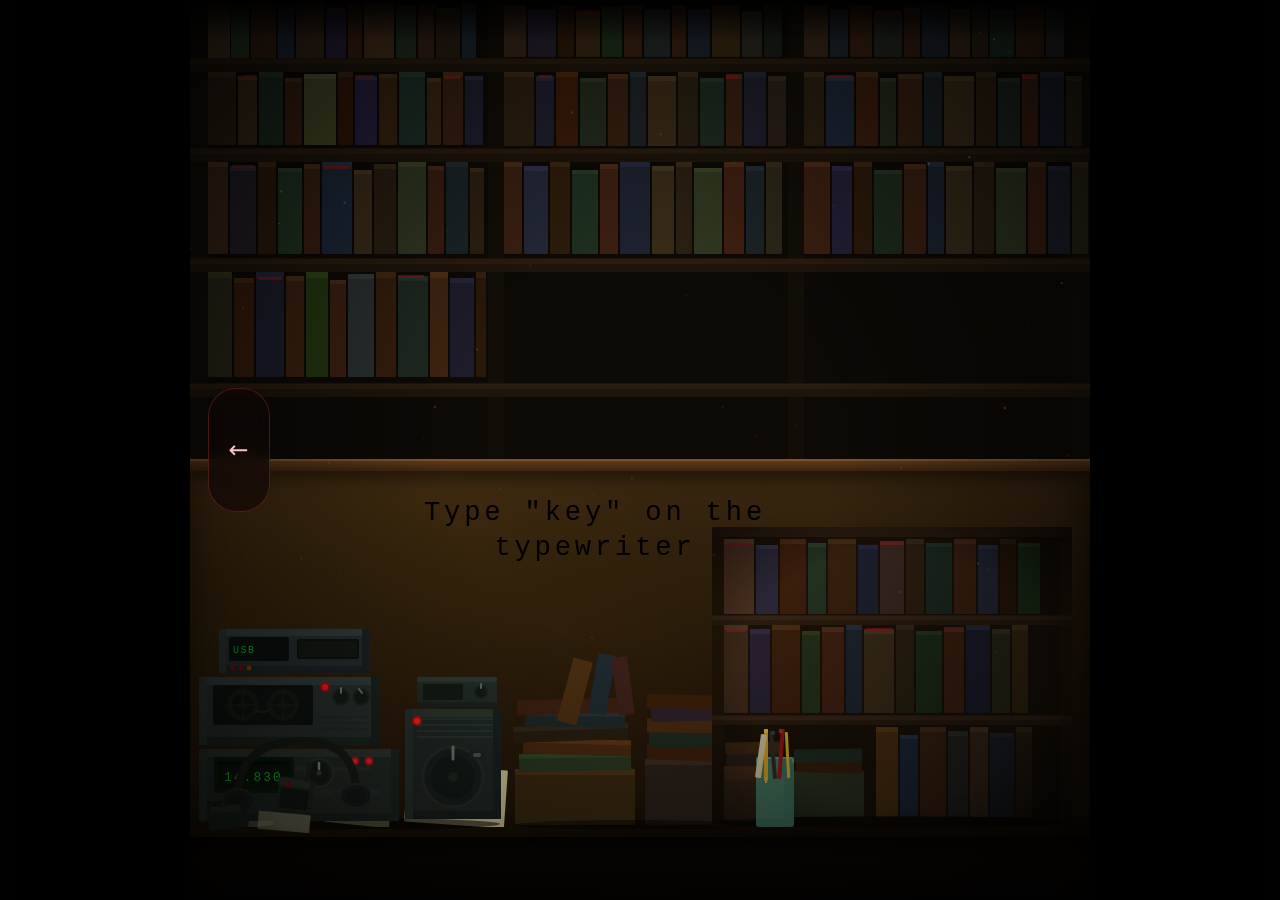
<file: html/abandoned_desk.html>
<!DOCTYPE html>
<html lang="en">
<head>
<meta charset="UTF-8">
<meta name="viewport" content="width=device-width, initial-scale=1.0">
<title>Silent Hill</title>
<link rel="preconnect" href="https://fonts.googleapis.com">
<link rel="preconnect" href="https://fonts.gstatic.com" crossorigin>
<link href="https://fonts.googleapis.com/css2?family=Oswald:wght@500;600&display=swap" rel="stylesheet">
<link rel="icon" type="image/png" href="/content/img/favicon.png">
<style>
*,*::before,*::after{box-sizing:border-box;margin:0;padding:0}

body{
  background:#020100;
  min-height:100vh;
  display:flex;
  align-items:center;
  justify-content:center;
  overflow:hidden;
}

.scene{
  position:relative;
  width:min(900px,100vmin);
  height:min(900px,100vmin);
  background:#0a0704;
  overflow:hidden;
  box-shadow:0 0 120px rgba(0,0,0,1);
}

/* ══ WALL ══ */
.wall{
  position:absolute;inset:0;z-index:1;
  background:
    radial-gradient(ellipse 70% 80% at 50% 35%, #1c1208 0%, #120c04 50%, #080502 100%);
}
.wall-text{
  position:absolute;
  top:55%;
  left:45%;
  transform:translateX(-50%);
  max-width:72%;
  color:#000000;
  font-family:'Courier New', Courier, monospace;
  font-size:1.7rem;
  font-weight:400;
  letter-spacing:0.14em;
  text-align:center;
  line-height:1.3;
  pointer-events:none;
  z-index:1100;
}
.wall::before{
  content:'';position:absolute;inset:0;
  background:
    linear-gradient(92deg,transparent 22%,rgba(0,0,0,.04) 22.3%,transparent 22.6%),
    linear-gradient(185deg,transparent 48%,rgba(0,0,0,.03) 48.4%,transparent 48.8%),
    linear-gradient(87deg,transparent 61%,rgba(0,0,0,.04) 61.4%,transparent 61.8%),
    linear-gradient(178deg,transparent 35%,rgba(0,0,0,.03) 35.4%,transparent 35.8%);
  pointer-events:none;
}
.wall::after{
  content:'';position:absolute;inset:0;
  background:
    radial-gradient(circle at 15% 20%,rgba(0,0,0,.4) 0%,transparent 35%),
    radial-gradient(circle at 85% 15%,rgba(0,0,0,.35) 0%,transparent 30%);
  pointer-events:none;
}

/* ══ AMBIENT GLOW – top centre ══ */
.ambient{
  position:absolute;left:0;top:0;right:0;
  height:60%;z-index:2;pointer-events:none;
  background:
    radial-gradient(ellipse 60% 40% at 50% 0%,
      rgba(80,55,18,.28) 0%,
      rgba(55,35,8,.12) 45%,
      transparent 72%
    );
}

/* ══ FLOOR ══ */
.floor{
  position:absolute;bottom:0;left:0;right:0;height:7%;z-index:5;
  background:linear-gradient(180deg,#0e0803 0%,#070402 100%);
  box-shadow:inset 0 6px 22px rgba(0,0,0,.9);
}

/* ══ VIGNETTE + PARTICLES ══ */
.vignette{
  position:absolute;inset:0;z-index:90;pointer-events:none;
  background:radial-gradient(ellipse at 50% 50%,transparent 30%,rgba(0,0,0,.78) 100%);
}
#particles{
  position:absolute;inset:0;
  width:100%;height:100%;
  z-index:91;pointer-events:none;
}
.page-nav{
  position:absolute;
  top:50%;
  transform:translateY(-50%);
  width:62px;
  height:124px;
  display:flex;
  align-items:center;
  justify-content:center;
  background:rgba(16,8,6,.62);
  border:1px solid rgba(255,80,80,.24);
  border-radius:28px;
  color:#ffc2c2;
  text-decoration:none;
  font-family:system-ui, sans-serif;
  font-size:.76rem;
  letter-spacing:.08em;
  text-transform:uppercase;
  text-align:center;
  backdrop-filter:blur(8px);
  z-index:220;
  transition:transform .22s ease, box-shadow .22s ease, border-color .22s ease;
}
.page-nav:hover{
  transform:translateY(-50%) scale(1.04);
  box-shadow:0 0 30px rgba(255,80,80,.28);
  border-color:rgba(255,120,120,.5);
}
.page-nav-left{left:18px;}
.page-nav-right{right:18px;}
.page-nav-icon{font-size:1.5rem;line-height:1;}
</style>
</head>
<body>
<div class="scene" id="scene">

  <div class="wall"></div>
  <div class="ambient"></div>
  <div class="floor"></div>

  <!-- ══════════════════════════════════════
       BACK BOOKSHELVES (tall, full-width bg)
  ══════════════════════════════════════ -->
  <svg style="position:absolute;left:0;top:0;width:100%;height:68%;z-index:6;"
       viewBox="0 0 900 612" xmlns="http://www.w3.org/2000/svg" preserveAspectRatio="xMidYMid meet">

    <!-- shelf back panel dark wood -->
    <rect x="0" y="0" width="900" height="612" fill="#0d0905"/>
    <!-- wood grain texture lines -->
    <line x1="0" y1="60"  x2="900" y2="60"  stroke="#0f0b06" stroke-width="1.5"/>
    <line x1="0" y1="150" x2="900" y2="150" stroke="#0f0b06" stroke-width="1.5"/>
    <line x1="0" y1="260" x2="900" y2="260" stroke="#0f0b06" stroke-width="1.5"/>
    <line x1="0" y1="385" x2="900" y2="385" stroke="#0f0b06" stroke-width="1.5"/>
    <line x1="0" y1="490" x2="900" y2="490" stroke="#0f0b06" stroke-width="1.5"/>
    <!-- vertical dividers -->
    <rect x="0"   y="0" width="18" height="612" fill="#120e07"/>
    <rect x="298" y="0" width="16" height="612" fill="#120e07"/>
    <rect x="598" y="0" width="16" height="612" fill="#120e07"/>
    <rect x="882" y="0" width="18" height="612" fill="#120e07"/>

    <!-- ═══ SHELF PLANKS ═══ -->
    <!-- Each plank: a thick horizontal bar -->
    <rect x="0"   y="58"  width="900" height="14" fill="#1e150a"/>
    <rect x="0"   y="59"  width="900" height="5"  fill="#2a1c0e"/>
    <rect x="0"   y="148" width="900" height="14" fill="#1e150a"/>
    <rect x="0"   y="149" width="900" height="5"  fill="#2a1c0e"/>
    <rect x="0"   y="258" width="900" height="14" fill="#1e150a"/>
    <rect x="0"   y="259" width="900" height="5"  fill="#2a1c0e"/>
    <rect x="0"   y="383" width="900" height="14" fill="#1e150a"/>
    <rect x="0"   y="384" width="900" height="5"  fill="#2a1c0e"/>
    <rect x="0"   y="488" width="900" height="14" fill="#1e150a"/>
    <rect x="0"   y="489" width="900" height="5"  fill="#2a1c0e"/>

    <!-- ════════════════════════════════
         LEFT BAY BOOKS  (x: 18..298)
    ════════════════════════════════ -->

    <!-- Row 1 (top) y: 0..58 -->
    <g transform="translate(18,2)">
      <!-- book 1 --> <rect x="0"   y="0" width="22" height="56" rx="1" fill="#4a3520"/><rect x="0" y="0" width="22" height="5" rx="1" fill="#5a4228"/>
      <!-- book 2 --> <rect x="23"  y="4" width="18" height="52" rx="1" fill="#2a3a20"/><rect x="23" y="4" width="18" height="4" fill="#324820"/>
      <!-- book 3 --> <rect x="43"  y="2" width="25" height="54" rx="1" fill="#3a2010"/><rect x="43" y="2" width="25" height="4" fill="#4a2c18"/>
      <!-- book 4 --> <rect x="70"  y="5" width="16" height="51" rx="1" fill="#1e2838"/><rect x="70" y="5" width="16" height="4" fill="#283448"/>
      <!-- book 5 --> <rect x="88"  y="0" width="28" height="56" rx="1" fill="#382818"/><rect x="88" y="0" width="28" height="5" fill="#4a3420"/>
      <!-- book 6 --> <rect x="118" y="6" width="20" height="50" rx="1" fill="#281e3a"/><rect x="118" y="6" width="20" height="4" fill="#382a4a"/>
      <!-- book 7 --> <rect x="140" y="2" width="14" height="54" rx="1" fill="#3a2010"/><rect x="140" y="2" width="14" height="4" fill="#4c2c18"/>
      <!-- book 8 --> <rect x="156" y="0" width="30" height="56" rx="1" fill="#483018"/><rect x="156" y="0" width="30" height="5" fill="#5a3c20"/>
      <!-- book 9 --> <rect x="188" y="4" width="20" height="52" rx="1" fill="#223020"/><rect x="188" y="4" width="20" height="4" fill="#2c3c28"/>
      <!-- book10 --> <rect x="210" y="2" width="16" height="54" rx="1" fill="#382018"/><rect x="210" y="2" width="16" height="4" fill="#483028"/>
      <!-- book11 --> <rect x="228" y="6" width="24" height="50" rx="1" fill="#2a1e10"/><rect x="228" y="6" width="24" height="4" fill="#3a2c18"/>
      <!-- book12 --> <rect x="254" y="0" width="14" height="56" rx="1" fill="#1c2830"/><rect x="254" y="0" width="14" height="5" fill="#243440"/>
      <!-- faint red tab -->
      <rect x="72"  y="4"  width="14" height="3" fill="#8a1010" opacity=".7"/>
      <rect x="122" y="5"  width="16" height="3" fill="#8a1010" opacity=".6"/>
      <rect x="160" y="3"  width="26" height="3" fill="#7a4010" opacity=".65"/>
    </g>

    <!-- Row 2 y: 72..148 -->
    <g transform="translate(18,72)">
      <rect x="0"   y="0" width="28" height="73" rx="1" fill="#2c2010"/><rect x="0" y="0" width="28" height="5" fill="#3a2c18"/>
      <rect x="30"  y="4" width="19" height="69" rx="1" fill="#3a2c18"/><rect x="30" y="4" width="19" height="4" fill="#4a3a22"/>
      <rect x="51"  y="0" width="24" height="73" rx="1" fill="#1c2c20"/><rect x="51" y="0" width="24" height="5" fill="#243828"/>
      <rect x="77"  y="6" width="17" height="67" rx="1" fill="#382010"/><rect x="77" y="6" width="17" height="4" fill="#4a2c18"/>
      <rect x="96"  y="2" width="32" height="71" rx="1" fill="#484828"/><rect x="96" y="2" width="32" height="5" fill="#585838"/>
      <rect x="130" y="0" width="15" height="73" rx="1" fill="#301808"/><rect x="130" y="0" width="15" height="5" fill="#3e2410"/>
      <rect x="147" y="4" width="22" height="69" rx="1" fill="#282040"/><rect x="147" y="4" width="22" height="4" fill="#342c50"/>
      <rect x="171" y="2" width="18" height="71" rx="1" fill="#3a2410"/><rect x="171" y="2" width="18" height="4" fill="#4a3018"/>
      <rect x="191" y="0" width="26" height="73" rx="1" fill="#1e3028"/><rect x="191" y="0" width="26" height="5" fill="#283c32"/>
      <rect x="219" y="6" width="14" height="67" rx="1" fill="#3c2810"/><rect x="219" y="6" width="14" height="4" fill="#4e3418"/>
      <rect x="235" y="0" width="20" height="73" rx="1" fill="#382010"/><rect x="235" y="0" width="20" height="5" fill="#4a2c18"/>
      <rect x="257" y="4" width="18" height="69" rx="1" fill="#1e2030"/><rect x="257" y="4" width="18" height="4" fill="#282840"/>
      <!-- Red bookmark tabs -->
      <rect x="34"  y="3" width="14" height="3" fill="#8a1818" opacity=".75"/>
      <rect x="148" y="3" width="18" height="3" fill="#8a1818" opacity=".7"/>
      <rect x="236" y="4" width="16" height="3" fill="#7a3010" opacity=".65"/>
    </g>

    <!-- Row 3 y: 162..258 -->
    <g transform="translate(18,162)">
      <rect x="0"   y="0" width="20" height="92" rx="1" fill="#3c2818"/><rect x="0" y="0" width="20" height="5" fill="#4e3422"/>
      <rect x="22"  y="4" width="26" height="88" rx="1" fill="#242028"/><rect x="22" y="4" width="26" height="5" fill="#302c38"/>
      <rect x="50"  y="0" width="18" height="92" rx="1" fill="#2e1a0a"/><rect x="50" y="0" width="18" height="5" fill="#3e2810"/>
      <rect x="70"  y="6" width="24" height="86" rx="1" fill="#223422"/><rect x="70" y="6" width="24" height="4" fill="#2c4028"/>
      <rect x="96"  y="2" width="16" height="90" rx="1" fill="#3a2010"/><rect x="96" y="2" width="16" height="5" fill="#4a2c18"/>
      <rect x="114" y="0" width="30" height="92" rx="1" fill="#1c2838"/><rect x="114" y="0" width="30" height="5" fill="#243444"/>
      <rect x="146" y="8" width="18" height="84" rx="1" fill="#3c2c18"/><rect x="146" y="8" width="18" height="4" fill="#4c3820"/>
      <rect x="166" y="2" width="22" height="90" rx="1" fill="#2a1e10"/><rect x="166" y="2" width="22" height="5" fill="#382a18"/>
      <rect x="190" y="0" width="28" height="92" rx="1" fill="#303820"/><rect x="190" y="0" width="28" height="5" fill="#3c4428"/>
      <rect x="220" y="4" width="16" height="88" rx="1" fill="#3a1e10"/><rect x="220" y="4" width="16" height="4" fill="#4a2a18"/>
      <rect x="238" y="0" width="22" height="92" rx="1" fill="#1a2428"/><rect x="238" y="0" width="22" height="5" fill="#222e32"/>
      <rect x="262" y="6" width="14" height="86" rx="1" fill="#2e2010"/><rect x="262" y="6" width="14" height="4" fill="#3c2c18"/>
      <!-- red tabs -->
      <rect x="24"  y="3" width="22" height="3" fill="#8a1818" opacity=".7"/>
      <rect x="116" y="4" width="26" height="3" fill="#8a1818" opacity=".7"/>
    </g>

    <!-- Row 4 y: 272..383 -->
    <g transform="translate(18,272)">
      <rect x="0"   y="0" width="24" height="105" rx="1" fill="#2a2818"/><rect x="0" y="0" width="24" height="6" fill="#383618"/>
      <rect x="26"  y="6" width="20" height="99"  rx="1" fill="#361c0c"/><rect x="26" y="6" width="20" height="5" fill="#44280e"/>
      <rect x="48"  y="0" width="28" height="105" rx="1" fill="#1c1e2c"/><rect x="48" y="0" width="28" height="6" fill="#24263a"/>
      <rect x="78"  y="4" width="18" height="101" rx="1" fill="#3a2210"/><rect x="78" y="4" width="18" height="5" fill="#4a2e18"/>
      <rect x="98"  y="0" width="22" height="105" rx="1" fill="#24380e"/><rect x="98" y="0" width="22" height="6" fill="#2e4814"/>
      <rect x="122" y="8" width="16" height="97"  rx="1" fill="#3c2010"/><rect x="122" y="8" width="16" height="4" fill="#4c2c18"/>
      <rect x="140" y="2" width="26" height="103" rx="1" fill="#2a3030"/><rect x="140" y="2" width="26" height="5" fill="#343c3c"/>
      <rect x="168" y="0" width="20" height="105" rx="1" fill="#341e0c"/><rect x="168" y="0" width="20" height="6" fill="#422810"/>
      <rect x="190" y="4" width="30" height="101" rx="1" fill="#1e2820"/><rect x="190" y="4" width="30" height="5" fill="#263228"/>
      <rect x="222" y="0" width="18" height="105" rx="1" fill="#3e2410"/><rect x="222" y="0" width="18" height="6" fill="#4e3018"/>
      <rect x="242" y="6" width="24" height="99"  rx="1" fill="#1e1c2c"/><rect x="242" y="6" width="24" height="5" fill="#262438"/>
      <rect x="268" y="0" width="10" height="105" rx="1" fill="#2a1808"/><rect x="268" y="0" width="10" height="6" fill="#382010"/>
      <!-- red tabs -->
      <rect x="50"  y="5" width="24" height="3" fill="#8a1818" opacity=".72"/>
      <rect x="190" y="3" width="26" height="3" fill="#8a1818" opacity=".68"/>
    </g>

    <!-- ═══ MIDDLE BAY  (x: 314..598) ═══ -->
    <!-- Row 1 -->
    <g transform="translate(314,5)">
      <rect x="0"   y="0" width="22" height="52" rx="1" fill="#3a2818"/><rect x="0" y="0" width="22" height="4" fill="#4a3420"/>
      <rect x="24"  y="4" width="28" height="48" rx="1" fill="#252030"/><rect x="24" y="4" width="28" height="4" fill="#32283e"/>
      <rect x="54"  y="0" width="16" height="52" rx="1" fill="#2e1a08"/><rect x="54" y="0" width="16" height="4" fill="#3c260e"/>
      <rect x="72"  y="6" width="24" height="46" rx="1" fill="#3a2810"/><rect x="72" y="6" width="24" height="4" fill="#4a3418"/>
      <rect x="98"  y="2" width="20" height="50" rx="1" fill="#1e3018"/><rect x="98" y="2" width="20" height="4" fill="#283c20"/>
      <rect x="120" y="0" width="18" height="52" rx="1" fill="#3c2010"/><rect x="120" y="0" width="18" height="4" fill="#4c2c18"/>
      <rect x="140" y="4" width="26" height="48" rx="1" fill="#242828"/><rect x="140" y="4" width="26" height="4" fill="#2e3232"/>
      <rect x="168" y="0" width="14" height="52" rx="1" fill="#3a2010"/><rect x="168" y="0" width="14" height="4" fill="#4a2c18"/>
      <rect x="184" y="4" width="22" height="48" rx="1" fill="#1e2430"/><rect x="184" y="4" width="22" height="4" fill="#282e3c"/>
      <rect x="208" y="0" width="28" height="52" rx="1" fill="#382810"/><rect x="208" y="0" width="28" height="4" fill="#483414"/>
      <rect x="238" y="6" width="20" height="46" rx="1" fill="#2c2820"/><rect x="238" y="6" width="20" height="4" fill="#383228"/>
      <rect x="260" y="0" width="18" height="52" rx="1" fill="#1a2018"/><rect x="260" y="0" width="18" height="4" fill="#222818"/>
      <!-- red tabs -->
      <rect x="74"  y="5" width="20" height="3" fill="#8a1818" opacity=".7"/>
      <rect x="210" y="4" width="24" height="3" fill="#8a1818" opacity=".65"/>
    </g>

    <!-- Row 2 -->
    <g transform="translate(314,72)">
      <rect x="0"   y="0" width="30" height="74" rx="1" fill="#2e2010"/><rect x="0" y="0" width="30" height="5" fill="#3c2c18"/>
      <rect x="32"  y="4" width="18" height="70" rx="1" fill="#1e2030"/><rect x="32" y="4" width="18" height="5" fill="#28283e"/>
      <rect x="52"  y="0" width="22" height="74" rx="1" fill="#3c1c08"/><rect x="52" y="0" width="22" height="5" fill="#4c280c"/>
      <rect x="76"  y="6" width="26" height="68" rx="1" fill="#242c1c"/><rect x="76" y="6" width="26" height="4" fill="#303820"/>
      <rect x="104" y="2" width="20" height="72" rx="1" fill="#382010"/><rect x="104" y="2" width="20" height="5" fill="#482c18"/>
      <rect x="126" y="0" width="16" height="74" rx="1" fill="#1c2428"/><rect x="126" y="0" width="16" height="5" fill="#243038"/>
      <rect x="144" y="4" width="28" height="70" rx="1" fill="#3a2c18"/><rect x="144" y="4" width="28" height="5" fill="#4a3820"/>
      <rect x="174" y="0" width="20" height="74" rx="1" fill="#2a2010"/><rect x="174" y="0" width="20" height="5" fill="#382c18"/>
      <rect x="196" y="6" width="24" height="68" rx="1" fill="#1e2c20"/><rect x="196" y="6" width="24" height="4" fill="#283828"/>
      <rect x="222" y="2" width="16" height="72" rx="1" fill="#3a2010"/><rect x="222" y="2" width="16" height="5" fill="#4a2c18"/>
      <rect x="240" y="0" width="22" height="74" rx="1" fill="#202030"/><rect x="240" y="0" width="22" height="5" fill="#28283c"/>
      <rect x="264" y="4" width="18" height="70" rx="1" fill="#2c2018"/><rect x="264" y="4" width="18" height="5" fill="#382c20"/>
      <!-- tabs -->
      <rect x="34"  y="3" width="14" height="3" fill="#8a1818" opacity=".72"/>
      <rect x="222" y="4" width="12" height="3" fill="#8a1818" opacity=".68"/>
    </g>

    <!-- Row 3 -->
    <g transform="translate(314,162)">
      <rect x="0"   y="0" width="18" height="92" rx="1" fill="#3a2010"/><rect x="0" y="0" width="18" height="5" fill="#4a2c18"/>
      <rect x="20"  y="4" width="24" height="88" rx="1" fill="#242838"/><rect x="20" y="4" width="24" height="5" fill="#303248"/>
      <rect x="46"  y="0" width="20" height="92" rx="1" fill="#2e1c0a"/><rect x="46" y="0" width="20" height="5" fill="#3c280e"/>
      <rect x="68"  y="8" width="26" height="84" rx="1" fill="#1e3020"/><rect x="68" y="8" width="26" height="4" fill="#283c28"/>
      <rect x="96"  y="2" width="18" height="90" rx="1" fill="#3c2010"/><rect x="96" y="2" width="18" height="5" fill="#4c2c18"/>
      <rect x="116" y="0" width="30" height="92" rx="1" fill="#1e2230"/><rect x="116" y="0" width="30" height="5" fill="#262a3e"/>
      <rect x="148" y="4" width="22" height="88" rx="1" fill="#382c18"/><rect x="148" y="4" width="22" height="5" fill="#483820"/>
      <rect x="172" y="0" width="16" height="92" rx="1" fill="#2c2010"/><rect x="172" y="0" width="16" height="5" fill="#3a2c18"/>
      <rect x="190" y="6" width="28" height="86" rx="1" fill="#303820"/><rect x="190" y="6" width="28" height="4" fill="#3c4428"/>
      <rect x="220" y="0" width="20" height="92" rx="1" fill="#3e2010"/><rect x="220" y="0" width="20" height="5" fill="#4e2c18"/>
      <rect x="242" y="4" width="18" height="88" rx="1" fill="#1c2428"/><rect x="242" y="4" width="18" height="5" fill="#242e32"/>
      <rect x="262" y="0" width="16" height="92" rx="1" fill="#2c2818"/><rect x="262" y="0" width="16" height="5" fill="#382e20"/>
    </g>

    <!-- ═══ RIGHT BAY  (x: 614..882) ═══ -->
    <!-- Row 1 -->
    <g transform="translate(614,5)">
      <rect x="0"   y="0" width="24" height="52" rx="1" fill="#3c2818"/><rect x="0" y="0" width="24" height="4" fill="#4c3420"/>
      <rect x="26"  y="4" width="18" height="48" rx="1" fill="#202830"/><rect x="26" y="4" width="18" height="4" fill="#2a3240"/>
      <rect x="46"  y="0" width="22" height="52" rx="1" fill="#3a2010"/><rect x="46" y="0" width="22" height="4" fill="#4a2c18"/>
      <rect x="70"  y="6" width="28" height="46" rx="1" fill="#242820"/><rect x="70" y="6" width="28" height="4" fill="#2e3228"/>
      <rect x="100" y="2" width="16" height="50" rx="1" fill="#381c10"/><rect x="100" y="2" width="16" height="4" fill="#48281a"/>
      <rect x="118" y="0" width="26" height="52" rx="1" fill="#1e2230"/><rect x="118" y="0" width="26" height="4" fill="#262a3e"/>
      <rect x="146" y="4" width="20" height="48" rx="1" fill="#3a2818"/><rect x="146" y="4" width="20" height="4" fill="#4a3420"/>
      <rect x="168" y="0" width="16" height="52" rx="1" fill="#2c2010"/><rect x="168" y="0" width="16" height="4" fill="#3a2c18"/>
      <rect x="186" y="4" width="24" height="48" rx="1" fill="#1c2c20"/><rect x="186" y="4" width="24" height="4" fill="#243828"/>
      <rect x="212" y="0" width="28" height="52" rx="1" fill="#382010"/><rect x="212" y="0" width="28" height="4" fill="#482c18"/>
      <rect x="242" y="4" width="18" height="48" rx="1" fill="#2a2828"/><rect x="242" y="4" width="18" height="4" fill="#343232"/>
      <!-- tabs -->
      <rect x="72"  y="5" width="24" height="3" fill="#8a1818" opacity=".7"/>
      <rect x="212" y="4" width="24" height="3" fill="#8a1818" opacity=".65"/>
    </g>

    <!-- Row 2 -->
    <g transform="translate(614,72)">
      <rect x="0"   y="0" width="20" height="74" rx="1" fill="#2e2010"/><rect x="0" y="0" width="20" height="5" fill="#3c2c18"/>
      <rect x="22"  y="4" width="28" height="70" rx="1" fill="#1e2838"/><rect x="22" y="4" width="28" height="5" fill="#283448"/>
      <rect x="52"  y="0" width="22" height="74" rx="1" fill="#3c1e0c"/><rect x="52" y="0" width="22" height="5" fill="#4c2a12"/>
      <rect x="76"  y="6" width="16" height="68" rx="1" fill="#242c1c"/><rect x="76" y="6" width="16" height="4" fill="#2e3824"/>
      <rect x="94"  y="2" width="24" height="72" rx="1" fill="#382010"/><rect x="94" y="2" width="24" height="5" fill="#482c18"/>
      <rect x="120" y="0" width="18" height="74" rx="1" fill="#1a2228"/><rect x="120" y="0" width="18" height="5" fill="#222c32"/>
      <rect x="140" y="4" width="30" height="70" rx="1" fill="#3a2c18"/><rect x="140" y="4" width="30" height="5" fill="#4a3820"/>
      <rect x="172" y="0" width="20" height="74" rx="1" fill="#2c2010"/><rect x="172" y="0" width="20" height="5" fill="#382c18"/>
      <rect x="194" y="6" width="22" height="68" rx="1" fill="#1e2820"/><rect x="194" y="6" width="22" height="4" fill="#283428"/>
      <rect x="218" y="2" width="16" height="72" rx="1" fill="#3c2010"/><rect x="218" y="2" width="16" height="5" fill="#4c2c18"/>
      <rect x="236" y="0" width="24" height="74" rx="1" fill="#1e1e30"/><rect x="236" y="0" width="24" height="5" fill="#28283e"/>
      <rect x="262" y="4" width="16" height="70" rx="1" fill="#2a2010"/><rect x="262" y="4" width="16" height="5" fill="#342c18"/>
      <!-- tabs -->
      <rect x="24"  y="3" width="24" height="3" fill="#8a1818" opacity=".72"/>
      <rect x="218" y="4" width="12" height="3" fill="#8a1818" opacity=".68"/>
    </g>

    <!-- Row 3 -->
    <g transform="translate(614,162)">
      <rect x="0"   y="0" width="26" height="92" rx="1" fill="#3c2010"/><rect x="0" y="0" width="26" height="5" fill="#4c2c18"/>
      <rect x="28"  y="4" width="20" height="88" rx="1" fill="#242038"/><rect x="28" y="4" width="20" height="5" fill="#2e2a48"/>
      <rect x="50"  y="0" width="18" height="92" rx="1" fill="#2e1a0a"/><rect x="50" y="0" width="18" height="5" fill="#3c260e"/>
      <rect x="70"  y="8" width="28" height="84" rx="1" fill="#1e2c1c"/><rect x="70" y="8" width="28" height="4" fill="#283824"/>
      <rect x="100" y="2" width="22" height="90" rx="1" fill="#3a2010"/><rect x="100" y="2" width="22" height="5" fill="#4a2c18"/>
      <rect x="124" y="0" width="16" height="92" rx="1" fill="#1c2430"/><rect x="124" y="0" width="16" height="5" fill="#242e3c"/>
      <rect x="142" y="4" width="26" height="88" rx="1" fill="#382c1a"/><rect x="142" y="4" width="26" height="5" fill="#483820"/>
      <rect x="170" y="0" width="20" height="92" rx="1" fill="#2c2010"/><rect x="170" y="0" width="20" height="5" fill="#3a2c18"/>
      <rect x="192" y="6" width="30" height="86" rx="1" fill="#2e3820"/><rect x="192" y="6" width="30" height="4" fill="#3a4428"/>
      <rect x="224" y="0" width="18" height="92" rx="1" fill="#3e2010"/><rect x="224" y="0" width="18" height="5" fill="#4e2c18"/>
      <rect x="244" y="4" width="22" height="88" rx="1" fill="#1e2230"/><rect x="244" y="4" width="22" height="5" fill="#262a3c"/>
      <rect x="268" y="0" width="16" height="92" rx="1" fill="#2e2818"/><rect x="268" y="0" width="16" height="5" fill="#3c3420"/>
    </g>

    <!-- ═══ OVERALL SHELF SHADOW / DARKNESS overlay ═══ -->
    <!-- top-shadow fade (ceiling darkness) -->
    <rect x="0" y="0" width="900" height="40" fill="url(#topFade)"/>

    <defs>
      <linearGradient id="topFade" x1="0" y1="0" x2="0" y2="1">
        <stop offset="0%" stop-color="#020100" stop-opacity="1"/>
        <stop offset="100%" stop-color="#020100" stop-opacity="0"/>
      </linearGradient>
    </defs>
  </svg>

  <!-- ══════════════════════════════════════
       DESK / TABLE (wide, occupies lower half)
  ══════════════════════════════════════ -->
  <!-- desk surface -->
  <div style="position:absolute;left:0;right:0;bottom:7%;height:42%;z-index:20;
              background:linear-gradient(180deg,#3a2710 0%,#2c1e0a 30%,#1c1006 100%);
              box-shadow:inset 0 -12px 30px rgba(0,0,0,.6);overflow:hidden;">
    <!-- wood grain -->
    <div style="position:absolute;inset:0;
                background:
                  linear-gradient(90deg,rgba(255,175,50,.07) 0%,transparent 60%),
                  repeating-linear-gradient(90deg,transparent,transparent 80px,rgba(0,0,0,.03) 82px);
                pointer-events:none;"></div>
    <!-- desk ledge top -->
    <div style="position:absolute;top:0;left:0;right:0;height:12px;
                background:linear-gradient(180deg,#5e3a18,#3e2410);
                border-top:2px solid #7e5228;
                box-shadow:0 4px 18px rgba(0,0,0,.7);"></div>
  </div>
  <!-- desk front face -->
  <div style="position:absolute;left:0;right:0;bottom:7%;height:8%;z-index:19;
              background:linear-gradient(180deg,#1c1006,#100a02);
              border-top:1px solid #3a2410;"></div>

  <!-- ══════════════════════════════════════
       SMALL SHELF / BOOKCASE ON DESK (right side)
  ══════════════════════════════════════ -->
  <svg style="position:absolute;right:2%;bottom:calc(7% + 10px);width:40%;z-index:30;"
       viewBox="0 0 360 300" xmlns="http://www.w3.org/2000/svg">

    <!-- Shelf back panel -->
    <rect x="0" y="0" width="360" height="300" rx="2" fill="#1a1108"/>
    <!-- shelf sides -->
    <rect x="0"   y="0" width="12" height="300" fill="#221608"/>
    <rect x="348" y="0" width="12" height="300" fill="#221608"/>

    <!-- Shelf planks -->
    <rect x="0"   y="88"  width="360" height="10" fill="#2a1c0e"/>
    <rect x="0"   y="89"  width="360" height="4"  fill="#362414"/>
    <rect x="0"   y="188" width="360" height="10" fill="#2a1c0e"/>
    <rect x="0"   y="189" width="360" height="4"  fill="#362414"/>
    <!-- top cap -->
    <rect x="0"   y="0"   width="360" height="10" fill="#2a1c0e"/>

    <!-- ── TOP SHELF (y:10..88) books ── -->
    <g transform="translate(12,12)">
      <!-- pile/stack of books -->
      <rect x="0"   y="0" width="30" height="75" rx="1" fill="#4a3020"/><rect x="0" y="0" width="30" height="5" fill="#5c3c28"/>
      <rect x="32"  y="6" width="22" height="69" rx="1" fill="#2a2838"/><rect x="32" y="6" width="22" height="4" fill="#363248"/>
      <rect x="56"  y="0" width="26" height="75" rx="1" fill="#3c1e0c"/><rect x="56" y="0" width="26" height="5" fill="#4c2c10"/>
      <rect x="84"  y="4" width="18" height="71" rx="1" fill="#243220"/><rect x="84" y="4" width="18" height="4" fill="#2e3e28"/>
      <rect x="104" y="0" width="28" height="75" rx="1" fill="#38200e"/><rect x="104" y="0" width="28" height="5" fill="#482e14"/>
      <rect x="134" y="6" width="20" height="69" rx="1" fill="#1e2030"/><rect x="134" y="6" width="20" height="4" fill="#282840"/>
      <rect x="156" y="2" width="24" height="73" rx="1" fill="#3a2820"/><rect x="156" y="2" width="24" height="4" fill="#4a3428"/>
      <rect x="182" y="0" width="18" height="75" rx="1" fill="#2e1e10"/><rect x="182" y="0" width="18" height="5" fill="#3c2a18"/>
      <rect x="202" y="4" width="26" height="71" rx="1" fill="#1c2a20"/><rect x="202" y="4" width="26" height="4" fill="#243428"/>
      <rect x="230" y="0" width="22" height="75" rx="1" fill="#3c2010"/><rect x="230" y="0" width="22" height="5" fill="#4c2c18"/>
      <rect x="254" y="6" width="20" height="69" rx="1" fill="#242838"/><rect x="254" y="6" width="20" height="4" fill="#2e3248"/>
      <rect x="276" y="0" width="16" height="75" rx="1" fill="#2a1808"/><rect x="276" y="0" width="16" height="5" fill="#382410"/>
      <rect x="294" y="4" width="22" height="71" rx="1" fill="#1e3018"/><rect x="294" y="4" width="22" height="4" fill="#283c20"/>
      <!-- red tabs -->
      <rect x="2"   y="4" width="26" height="3" fill="#8a1818" opacity=".7"/>
      <rect x="158" y="3" width="20" height="3" fill="#8a1818" opacity=".65"/>
    </g>

    <!-- ── MID SHELF (y:98..188) books ── -->
    <g transform="translate(12,98)">
      <rect x="0"   y="0" width="24" height="88" rx="1" fill="#3c2818"/><rect x="0" y="0" width="24" height="5" fill="#4e3420"/>
      <rect x="26"  y="4" width="20" height="84" rx="1" fill="#282030"/><rect x="26" y="4" width="20" height="5" fill="#342840"/>
      <rect x="48"  y="0" width="28" height="88" rx="1" fill="#3a1e0c"/><rect x="48" y="0" width="28" height="5" fill="#4a2c12"/>
      <rect x="78"  y="6" width="18" height="82" rx="1" fill="#223018"/><rect x="78" y="6" width="18" height="4" fill="#2c3c20"/>
      <rect x="98"  y="2" width="22" height="86" rx="1" fill="#3e2010"/><rect x="98" y="2" width="22" height="5" fill="#4e2c18"/>
      <rect x="122" y="0" width="16" height="88" rx="1" fill="#1e2430"/><rect x="122" y="0" width="16" height="5" fill="#26303e"/>
      <rect x="140" y="4" width="30" height="84" rx="1" fill="#3a2c18"/><rect x="140" y="4" width="30" height="5" fill="#4a3820"/>
      <rect x="172" y="0" width="18" height="88" rx="1" fill="#2a2010"/><rect x="172" y="0" width="18" height="5" fill="#38281a"/>
      <rect x="192" y="6" width="26" height="82" rx="1" fill="#1c2c18"/><rect x="192" y="6" width="26" height="4" fill="#243820"/>
      <rect x="220" y="2" width="20" height="86" rx="1" fill="#3c2010"/><rect x="220" y="2" width="20" height="5" fill="#4c2c18"/>
      <rect x="242" y="0" width="24" height="88" rx="1" fill="#1e1e30"/><rect x="242" y="0" width="24" height="5" fill="#28283e"/>
      <rect x="268" y="4" width="18" height="84" rx="1" fill="#2c2818"/><rect x="268" y="4" width="18" height="5" fill="#383220"/>
      <rect x="288" y="0" width="16" height="88" rx="1" fill="#382810"/><rect x="288" y="0" width="16" height="5" fill="#483414"/>
      <!-- tabs -->
      <rect x="2"   y="4" width="20" height="3" fill="#8a1818" opacity=".72"/>
      <rect x="142" y="3" width="26" height="3" fill="#8a1818" opacity=".68"/>
      <rect x="222" y="4" width="16" height="3" fill="#8a1818" opacity=".65"/>
    </g>

    <!-- ── BOTTOM SHELF – scattered/piled books ── -->
    <g transform="translate(12,200)">
      <!-- books lying flat (stacked pile) -->
      <!-- stack left -->
      <rect x="0"   y="50" width="60" height="44" rx="1" fill="#3a2818"/><!-- lying book -->
      <rect x="0"   y="38" width="58" height="14" rx="1" fill="#482e1a" transform="rotate(-2 30 45)"/>
      <rect x="2"   y="26" width="54" height="13" rx="1" fill="#2c2018" transform="rotate(1 29 32)"/>
      <rect x="1"   y="15" width="56" height="12" rx="1" fill="#3e2810" transform="rotate(-1 29 21)"/>
      <!-- stack mid -->
      <rect x="70"  y="44" width="70" height="46" rx="1" fill="#2a3020"/>
      <rect x="72"  y="33" width="66" height="13" rx="1" fill="#341e0c" transform="rotate(2 105 39)"/>
      <rect x="70"  y="22" width="68" height="13" rx="1" fill="#1e2c20" transform="rotate(-1 104 28)"/>
      <!-- upright books right side -->
      <rect x="152" y="0" width="22" height="90" rx="1" fill="#4a2e10"/><rect x="152" y="0" width="22" height="5" fill="#5a3a18"/>
      <rect x="176" y="8" width="18" height="82" rx="1" fill="#1e2838"/><rect x="176" y="8" width="18" height="4" fill="#283448"/>
      <rect x="196" y="0" width="26" height="90" rx="1" fill="#3a2010"/><rect x="196" y="0" width="26" height="5" fill="#4a2c18"/>
      <rect x="224" y="4" width="20" height="86" rx="1" fill="#242420"/><rect x="224" y="4" width="20" height="5" fill="#303028"/>
      <rect x="246" y="0" width="18" height="90" rx="1" fill="#3c2818"/><rect x="246" y="0" width="18" height="5" fill="#4c3420"/>
      <rect x="266" y="6" width="24" height="84" rx="1" fill="#1c2028"/><rect x="266" y="6" width="24" height="4" fill="#242830"/>
      <rect x="292" y="0" width="16" height="90" rx="1" fill="#2a1e10"/><rect x="292" y="0" width="16" height="5" fill="#382a18"/>
    </g>

    <!-- shelf inset shadow -->
    <rect x="0" y="0" width="360" height="300" fill="url(#shelfGrad)" rx="2"/>
    <defs>
      <radialGradient id="shelfGrad" cx="50%" cy="50%" r="70%">
        <stop offset="60%" stop-color="transparent"/>
        <stop offset="100%" stop-color="rgba(0,0,0,.55)"/>
      </radialGradient>
    </defs>

    <!-- drop shadow -->
    <ellipse cx="180" cy="295" rx="175" ry="6" fill="rgba(0,0,0,.45)"/>
  </svg>

  <!-- ══════════════════════════════════════
       BOOKS PILE / SCATTER on desk surface
  ══════════════════════════════════════ -->
  <!-- Scattered pile of books in center of desk -->
  <svg style="position:absolute;left:35%;bottom:calc(7% + 8px);width:28%;z-index:28;"
       viewBox="0 0 252 180" xmlns="http://www.w3.org/2000/svg">

    <!-- Books lying flat, piled -->
    <rect x="10"  y="120" width="120" height="56" rx="2" fill="#3a2810"/><!-- base -->
    <rect x="10"  y="120" width="120" height="6"  fill="#4a3418"/>
    <rect x="14"  y="104" width="112" height="18" rx="1" fill="#2a3820" transform="rotate(-1 70 113)"/>
    <rect x="14"  y="104" width="112" height="5"  fill="#334824" transform="rotate(-1 70 106)"/>
    <rect x="18"  y="90"  width="108" height="16" rx="1" fill="#4a2810" transform="rotate(1.5 72 98)"/>
    <rect x="18"  y="90"  width="108" height="5"  fill="#5a3418" transform="rotate(1.5 72 92)"/>
    <rect x="8"   y="76"  width="115" height="16" rx="1" fill="#281e10" transform="rotate(-2 65 84)"/>
    <rect x="8"   y="76"  width="115" height="5"  fill="#342818" transform="rotate(-2 65 78)"/>
    <rect x="20"  y="63"  width="100" height="15" rx="1" fill="#1e2828" transform="rotate(1 70 70)"/>
    <rect x="20"  y="63"  width="100" height="4"  fill="#283438" transform="rotate(1 70 65)"/>
    <rect x="12"  y="50"  width="106" height="15" rx="1" fill="#3c2010" transform="rotate(-1.5 65 57)"/>

    <!-- Second pile right -->
    <rect x="140" y="110" width="100" height="66" rx="2" fill="#2a2018"/>
    <rect x="140" y="110" width="100" height="6"  fill="#382c20"/>
    <rect x="142" y="96"  width="96"  height="16" rx="1" fill="#3c1e0a" transform="rotate(2 190 104)"/>
    <rect x="144" y="82"  width="92"  height="16" rx="1" fill="#1e2a1c" transform="rotate(-1 190 90)"/>
    <rect x="142" y="70"  width="96"  height="14" rx="1" fill="#482810" transform="rotate(1 190 77)"/>
    <rect x="146" y="58"  width="88"  height="14" rx="1" fill="#2c2028" transform="rotate(-1.5 190 65)"/>
    <rect x="142" y="46"  width="92"  height="14" rx="1" fill="#3a1e08" transform="rotate(1.5 188 53)"/>

    <!-- a few books semi-upright leaning -->
    <rect x="60" y="10" width="20" height="65" rx="1" fill="#4a2e10" transform="rotate(15 70 42)"/>
    <rect x="88" y="5"  width="18" height="60" rx="1" fill="#1e2a30" transform="rotate(10 97 35)"/>
    <rect x="110" y="8" width="16" height="58" rx="1" fill="#3c2018" transform="rotate(-8 118 37)"/>

    <!-- shelf/desk shadow under pile -->
    <ellipse cx="126" cy="176" rx="116" ry="5" fill="rgba(0,0,0,.45)"/>
  </svg>

  <!-- ══════════════════════════════════════
       RADIO / COMMUNICATION EQUIPMENT STACK (left of desk)
  ══════════════════════════════════════ -->
  <svg id="radio-stack"
       style="position:absolute;left:1%;bottom:calc(7% + 8px);width:34%;z-index:35;"
       viewBox="0 0 306 260" xmlns="http://www.w3.org/2000/svg">

    <!-- ── DROP SHADOW ── -->
    <ellipse cx="153" cy="255" rx="148" ry="6" fill="rgba(0,0,0,.55)"/>

    <!-- ══ BOTTOM UNIT – large heavy box ══ -->
    <rect x="0"   y="180" width="200" height="72" rx="4" fill="#252e28"/>
    <rect x="0"   y="180" width="200" height="8"  rx="2" fill="#303c34"/>
    <rect x="0"   y="244" width="200" height="8"  rx="2" fill="#1e2620"/>
    <!-- side bevel -->
    <rect x="0"   y="180" width="8"   height="72" rx="2" fill="#2a3430"/>
    <rect x="192" y="180" width="8"   height="72" fill="#1e2822"/>
    <!-- body grime / scratches -->
    <rect x="12"  y="198" width="160" height="3"  fill="rgba(255,255,255,.03)"/>
    <rect x="12"  y="210" width="80"  height="2"  fill="rgba(0,0,0,.15)"/>
    <!-- Display panel -->
    <rect x="15"  y="188" width="80"  height="36" rx="2" fill="#101810"/>
    <rect x="15"  y="188" width="80"  height="36" rx="2" fill="rgba(0,40,10,.5)"/>
    <!-- green LED display -->
    <rect x="19"  y="192" width="72"  height="28" rx="1" fill="#0a160a"/>
    <text x="25" y="212" font-size="13" fill="#22e830" font-family="Courier New,monospace"
          opacity=".88" letter-spacing="2">14.830</text>
    <rect x="19"  y="192" width="72"  height="4"  fill="rgba(0,0,0,.3)" rx="1"/>
    <!-- Dial row -->
    <circle cx="120" cy="204" r="14" fill="#1e2420" stroke="#303830" stroke-width="2"/>
    <circle cx="120" cy="204" r="10" fill="#181e18"/>
    <circle cx="120" cy="204" r="2.5" fill="#404840"/>
    <line x1="120" y1="194" x2="120" y2="200" stroke="#88a890" stroke-width="2.5" stroke-linecap="round"/>
    <!-- red LED dot -->
    <circle cx="156" cy="192" r="4.5" fill="#cc1010"/>
    <circle cx="156" cy="192" r="2.5" fill="#ff3030"/>
    <!-- second red LED -->
    <circle cx="170" cy="192" r="4.5" fill="#cc1010"/>
    <circle cx="170" cy="192" r="2.5" fill="#ff3030"/>
    <!-- small buttons row -->
    <rect x="106" cy="220" x="106" y="220" width="12" height="6" rx="1.5" fill="#2a3430"/>
    <rect x="122" y="220" width="12" height="6" rx="1.5" fill="#2a3430"/>
    <rect x="138" y="220" width="12" height="6" rx="1.5" fill="#2a3430"/>
    <rect x="154" y="220" width="12" height="6" rx="1.5" fill="#2a3430"/>
    <rect x="170" y="220" width="12" height="6" rx="1.5" fill="#2a3430"/>
    <!-- vent slats bottom unit right -->
    <line x1="198" y1="186" x2="198" y2="248" stroke="#222a24" stroke-width="1" opacity=".5"/>
    <!-- connection port -->
    <rect x="8"   y="232" width="16"  height="8"  rx="2" fill="#181c18"/>
    <circle cx="16" cy="236" r="3" fill="#101410" stroke="#2a2e2a" stroke-width="1"/>

    <!-- ══ SECOND UNIT – medium box, sits on bottom ══ -->
    <rect x="0"   y="108" width="180" height="68" rx="4" fill="#2a3430"/>
    <rect x="0"   y="108" width="180" height="8"  rx="2" fill="#364240"/>
    <rect x="0"   y="168" width="180" height="8"  rx="2" fill="#1e2822"/>
    <rect x="0"   y="108" width="8"   height="68" fill="#2e3a38"/>
    <rect x="172" y="108" width="8"   height="68" fill="#1c2422"/>
    <!-- VU meter / tape drive style display -->
    <rect x="14"  y="116" width="100" height="40" rx="2" fill="#0e1410"/>
    <!-- tape reel left -->
    <circle cx="44"  cy="136" r="16" fill="#161e14"/>
    <circle cx="44"  cy="136" r="11" fill="#0e1610"/>
    <circle cx="44"  cy="136" r="5"  fill="#141c12"/>
    <line x1="44" y1="120" x2="44" y2="152" stroke="#1a2218" stroke-width="1.5"/>
    <line x1="28" y1="136" x2="60" y2="136" stroke="#1a2218" stroke-width="1.5"/>
    <!-- tape reel right -->
    <circle cx="84"  cy="136" r="16" fill="#181e14"/>
    <circle cx="84"  cy="136" r="11" fill="#101810"/>
    <circle cx="84"  cy="136" r="5"  fill="#161c12"/>
    <line x1="84" y1="120" x2="84" y2="152" stroke="#1a2218" stroke-width="1.5"/>
    <line x1="68" y1="136" x2="100" y2="136" stroke="#1a2218" stroke-width="1.5"/>
    <!-- tape bridge line -->
    <path d="M55 140 Q64 146 73 140" stroke="#1e2618" stroke-width="2.5" fill="none"/>
    <!-- RED LED on second unit -->
    <circle cx="126" cy="118" r="5" fill="#bb0a0a"/>
    <circle cx="126" cy="118" r="3" fill="#ff2020"/>
    <!-- small dials -->
    <circle cx="142" cy="128" r="9" fill="#1e2420" stroke="#2a3228" stroke-width="1.5"/>
    <circle cx="142" cy="128" r="6" fill="#161c18"/>
    <line x1="142" y1="119" x2="142" y2="124" stroke="#6a8870" stroke-width="2" stroke-linecap="round"/>
    <circle cx="162" cy="128" r="9" fill="#1e2420" stroke="#2a3228" stroke-width="1.5"/>
    <circle cx="162" cy="128" r="6" fill="#161c18"/>
    <line x1="160" y1="120" x2="163" y2="124" stroke="#6a8870" stroke-width="2" stroke-linecap="round"/>
    <!-- vent lines -->
    <line x1="118" y1="148" x2="170" y2="148" stroke="#222c28" stroke-width="1.5" opacity=".6"/>
    <line x1="118" y1="154" x2="170" y2="154" stroke="#222c28" stroke-width="1.5" opacity=".6"/>
    <line x1="118" y1="160" x2="170" y2="160" stroke="#222c28" stroke-width="1.5" opacity=".6"/>

    <!-- ══ THIRD UNIT – smallest, sits on top of second ══ -->
    <rect x="20"  y="60"  width="150" height="44" rx="4" fill="#283030"/>
    <rect x="20"  y="60"  width="150" height="7"  rx="2" fill="#324040"/>
    <rect x="20"  y="97"  width="150" height="7"  rx="2" fill="#1e2628"/>
    <rect x="20"  y="60"  width="7"   height="44" fill="#2e3836"/>
    <rect x="163" y="60"  width="7"   height="44" fill="#1c2426"/>
    <!-- small display -->
    <rect x="30"  y="68"  width="60"  height="24" rx="2" fill="#0a1210"/>
    <text x="34"  y="84"  font-size="10" fill="#22e830" font-family="Courier New,monospace"
          opacity=".8" letter-spacing="1.5">USB</text>
    <!-- tape slot -->
    <rect x="98"  y="70"  width="62"  height="20" rx="2" fill="#0e1210"/>
    <rect x="100" y="72"  width="58"  height="16" rx="1" fill="#141a12"/>
    <!-- led dots row -->
    <circle cx="34"  cy="99" r="2.5" fill="#880808"/>
    <circle cx="42"  cy="99" r="2.5" fill="#880808"/>
    <circle cx="50"  cy="99" r="2.5" fill="#884408"/>

    <!-- ══ LARGE BOX left of stack ══ -->
    <rect x="206" y="140" width="96"  height="110" rx="4" fill="#222a26"/>
    <rect x="206" y="140" width="96"  height="8"   rx="2" fill="#2e3830"/>
    <rect x="206" y="242" width="96"  height="8"   rx="2" fill="#1a2220"/>
    <rect x="206" y="140" width="8"   height="110" fill="#283430"/>
    <rect x="294" y="140" width="8"   height="110" fill="#1a2220"/>
    <!-- ribbed top vent -->
    <line x1="218" y1="150" x2="294" y2="150" stroke="#2a3830" stroke-width="2"/>
    <line x1="218" y1="156" x2="294" y2="156" stroke="#2a3830" stroke-width="2"/>
    <line x1="218" y1="162" x2="294" y2="162" stroke="#2a3830" stroke-width="2"/>
    <line x1="218" y1="168" x2="294" y2="168" stroke="#2a3830" stroke-width="2"/>
    <!-- big dial -->
    <circle cx="254" cy="208" r="30" fill="#1a2220" stroke="#283028" stroke-width="3"/>
    <circle cx="254" cy="208" r="22" fill="#141c18"/>
    <circle cx="254" cy="208" r="5"  fill="#202820"/>
    <!-- dial notch indicator -->
    <line x1="254" y1="178" x2="254" y2="190" stroke="#6a8070" stroke-width="3" stroke-linecap="round"/>
    <!-- LED red -->
    <circle cx="218" cy="152" r="5" fill="#cc0808"/>
    <circle cx="218" cy="152" r="3" fill="#ff2828"/>
    <!-- small toggle switch -->
    <rect x="270" y="182" width="16" height="8" rx="3" fill="#1e2820"/>
    <rect x="274" y="184" width="8"  height="4" rx="2" fill="#48605a"/>

    <!-- ══ SMALL UNIT sitting on large box ══ -->
    <rect x="218" y="108" width="80"  height="30" rx="3" fill="#242e28"/>
    <rect x="218" y="108" width="80"  height="5"  rx="2" fill="#303c34"/>
    <rect x="218" y="133" width="80"  height="5"  rx="1" fill="#1c2420"/>
    <!-- speaker grille texture -->
    <rect x="224" y="115" width="40"  height="16" rx="1" fill="#131a12"/>
    <line x1="224" y1="117" x2="264" y2="117" stroke="#1a2218" stroke-width="1" opacity=".8"/>
    <line x1="224" y1="120" x2="264" y2="120" stroke="#1a2218" stroke-width="1" opacity=".8"/>
    <line x1="224" y1="123" x2="264" y2="123" stroke="#1a2218" stroke-width="1" opacity=".8"/>
    <line x1="224" y1="126" x2="264" y2="126" stroke="#1a2218" stroke-width="1" opacity=".8"/>
    <line x1="224" y1="129" x2="264" y2="129" stroke="#1a2218" stroke-width="1" opacity=".8"/>
    <!-- knob -->
    <circle cx="282" cy="123" r="8"  fill="#1c2420" stroke="#283028" stroke-width="1.5"/>
    <circle cx="282" cy="123" r="5"  fill="#141a14"/>
    <line x1="282" y1="115" x2="282" y2="119" stroke="#5a7060" stroke-width="2" stroke-linecap="round"/>
  </svg>

  <!-- ══════════════════════════════════════
       WALKIE TALKIE / HANDSETS on desk surface
  ══════════════════════════════════════ -->
  <svg style="position:absolute;left:2%;bottom:calc(7% + 4px);width:18%;z-index:36;"
       viewBox="0 0 162 130" xmlns="http://www.w3.org/2000/svg">

    <!-- Headset / headphones lying on desk -->
    <!-- arc -->
    <path d="M30 95 Q30 40 90 38 Q148 36 148 90" stroke="#1a1e18" stroke-width="8"
          fill="none" stroke-linecap="round"/>
    <!-- ear cups -->
    <ellipse cx="30"  cy="98" rx="16" ry="12" fill="#1c2020" stroke="#282c28" stroke-width="2"/>
    <ellipse cx="30"  cy="98" rx="10" ry="8"  fill="#161c18"/>
    <ellipse cx="148" cy="93" rx="16" ry="12" fill="#1c2020" stroke="#282c28" stroke-width="2"/>
    <ellipse cx="148" cy="93" rx="10" ry="8"  fill="#161c18"/>

    <!-- Walkie talkie 1 – lying flat -->
    <rect x="0"   y="102" width="40" height="24" rx="4" fill="#1e2820" transform="rotate(-5 20 114)"/>
    <rect x="2"   y="103" width="36" height="6"  rx="2" fill="#263428" transform="rotate(-5 20 106)"/>
    <!-- antenna stub -->
    <rect x="32"  y="96"  width="6"  height="16" rx="2" fill="#1a2018" transform="rotate(-5 35 104)"/>

    <!-- Walkie talkie 2 – standing against something, partial view -->
    <rect x="68"  y="75"  width="36" height="52" rx="5" fill="#222a20" transform="rotate(8 86 101)"/>
    <rect x="70"  y="76"  width="32" height="8"  rx="2" fill="#2e3a2c" transform="rotate(8 86 80)"/>
    <rect x="72"  y="86"  width="28" height="20" rx="2" fill="#141a14" transform="rotate(8 86 96)"/>
    <!-- antenna -->
    <rect x="98"  y="58"  width="5"  height="20" rx="2" fill="#1e2820" transform="rotate(8 100 68)"/>
    <!-- led dot -->
    <circle cx="80" cy="82" r="3" fill="#880808" transform="rotate(8 86 82)"/>

    <!-- paper / note under items -->
    <rect x="50" y="110" width="52" height="18" rx="1" fill="#c4b890" opacity=".55" transform="rotate(5 76 119)"/>
  </svg>

  <!-- ══════════════════════════════════════
       PENCIL CUP / HOLDER (desk right area)
  ══════════════════════════════════════ -->
  <svg style="position:absolute;left:62%;bottom:calc(7% + 8px);width:6%;z-index:32;"
       viewBox="0 0 54 100" xmlns="http://www.w3.org/2000/svg">

    <!-- Cup body -->
    <rect x="8" y="28" width="38" height="70" rx="4" fill="#4a8870" opacity=".75"/>
    <rect x="8" y="28" width="38" height="6"  rx="2" fill="#5a9880" opacity=".8"/>
    <rect x="8" y="90" width="38" height="8"  rx="2" fill="#386858" opacity=".7"/>
    <!-- inner shadow -->
    <rect x="10" y="30" width="34" height="4" rx="1" fill="rgba(0,0,0,.25)"/>

    <!-- pencil 1 -->
    <rect x="16" y="0" width="4" height="52" rx="1" fill="#cc9920"/>
    <rect x="16" y="0" width="4" height="4"  rx="1" fill="#e8b828"/>
    <rect x="17" y="48" width="2" height="6" fill="#c8a070"/><!-- eraser -->
    <!-- pencil 2 -->
    <rect x="23" y="2" width="4" height="48" rx="1" fill="#2a2a2a" transform="rotate(-5 25 26)"/>
    <rect x="23" y="2" width="4" height="4"  rx="1" fill="#3a3a3a" transform="rotate(-5 25 4)"/>
    <!-- pencil 3 (colored) -->
    <rect x="31" y="0" width="4" height="50" rx="1" fill="#8a1818" transform="rotate(4 33 25)"/>
    <rect x="31" y="0" width="4" height="4"  rx="1" fill="#aa2828" transform="rotate(4 33 2)"/>
    <!-- pencil 4 -->
    <rect x="38" y="3" width="3" height="46" rx="1" fill="#c8a828" transform="rotate(-3 39 26)"/>
    <!-- ruler stub -->
    <rect x="10" y="5" width="6" height="44" rx="1" fill="#c8bc98" transform="rotate(8 13 27)"/>
  </svg>

  <!-- ══════════════════════════════════════
       PAPERS / DOCUMENTS scattered on desk
  ══════════════════════════════════════ -->
  <svg style="position:absolute;left:4%;bottom:calc(7% + 10px);width:32%;z-index:27;"
       viewBox="0 0 288 80" xmlns="http://www.w3.org/2000/svg">

    <!-- paper 1 - big document partially under radio -->
    <rect x="180" y="20" width="100" height="58" rx="1" fill="#d8cc9a" transform="rotate(4 230 49)"/>
    <line x1="188" y1="30" x2="272" y2="30" stroke="#b8aa80" stroke-width=".8" transform="rotate(4 230 30)"/>
    <line x1="188" y1="38" x2="272" y2="38" stroke="#b8aa80" stroke-width=".8" transform="rotate(4 230 38)"/>
    <line x1="188" y1="46" x2="272" y2="46" stroke="#b8aa80" stroke-width=".8" transform="rotate(4 230 46)"/>
    <line x1="188" y1="54" x2="272" y2="54" stroke="#b8aa80" stroke-width=".8" transform="rotate(4 230 54)"/>

    <!-- paper 2 - loose slip -->
    <rect x="5"   y="30" width="78"  height="48" rx="1" fill="#ccc09a" transform="rotate(-8 44 54)"/>
    <line x1="10" y1="42" x2="76" y2="42" stroke="#b0a480" stroke-width=".8" transform="rotate(-8 44 42)"/>
    <line x1="10" y1="50" x2="76" y2="50" stroke="#b0a480" stroke-width=".8" transform="rotate(-8 44 50)"/>

    <!-- paper 3 -->
    <rect x="100" y="40" width="65"  height="38" rx="1" fill="#d0c490" transform="rotate(6 132 59)"/>
    <line x1="105" y1="50" x2="158" y2="50" stroke="#b8b080" stroke-width=".8" transform="rotate(6 132 50)"/>
    <line x1="105" y1="57" x2="158" y2="57" stroke="#b8b080" stroke-width=".8" transform="rotate(6 132 57)"/>
  </svg>

  <!-- ══ VIGNETTE + PARTICLES ══ -->
  <div class="vignette"></div>

  <a class="page-nav page-nav-left" href="chained_door.html">
    <span class="page-nav-icon">←</span>
  </a>

  <canvas id="particles"></canvas>

  <div class="wall-text">Type "key" on the typewriter</div>

</div>

<script>
// ─────────────────────────────────────
//  DUST PARTICLE SYSTEM
// ─────────────────────────────────────
const canvas = document.getElementById('particles');
const ctx    = canvas.getContext('2d');
const scene  = document.getElementById('scene');

let W, H;
function resize(){
  W = canvas.width  = scene.offsetWidth;
  H = canvas.height = scene.offsetHeight;
}
resize();
new ResizeObserver(resize).observe(scene);

const pts = Array.from({length:90}, (_, i) => {
  const upper = i < 60;
  return {
    x:  Math.random() * W,
    y:  Math.random() * H * (upper ? .65 : 1),
    vx: (Math.random() - .5) * .18,
    vy: -(Math.random() * .25 + .03),
    r:  Math.random() * 1.2 + .2,
    a:  Math.random() * (upper ? .4 : .15) + .06,
    ph: Math.random() * Math.PI * 2,
    sp: Math.random() * .004 + .0015,
    warm: Math.random() > .3,
  };
});

function tick(){
  ctx.clearRect(0, 0, W, H);
  pts.forEach(p => {
    p.x  += p.vx + Math.sin(p.ph) * .1;
    p.y  += p.vy;
    p.ph += p.sp;

    if(p.y < -4){
      p.y = H * .88;
      p.x = Math.random() * W;
      p.a = Math.random() * .35 + .06;
    }
    if(p.x < 0) p.x = W;
    if(p.x > W) p.x = 0;

    ctx.beginPath();
    ctx.arc(p.x, p.y, p.r, 0, Math.PI * 2);
    ctx.fillStyle = p.warm
      ? `rgba(200,165,80,${p.a * .7})`
      : `rgba(160,140,100,${p.a * .35})`;
    ctx.fill();
  });
  requestAnimationFrame(tick);
}
tick();

// ─────────────────────────────────────
//  GREEN LED FLICKER (bottom unit display)
// ─────────────────────────────────────
const radioStack = document.getElementById('radio-stack');
let flickerDir = 1;
function flickerLED(){
  const texts = radioStack ? radioStack.querySelectorAll('text') : [];
  texts.forEach(t => {
    const op = parseFloat(t.getAttribute('opacity') || '0.88');
    const newOp = Math.max(.55, Math.min(.95, op + (Math.random()-.5)*.08));
    t.setAttribute('opacity', newOp.toFixed(2));
  });
}
setInterval(flickerLED, 300 + Math.random()*400);
</script>
</body>
</html>
</file>
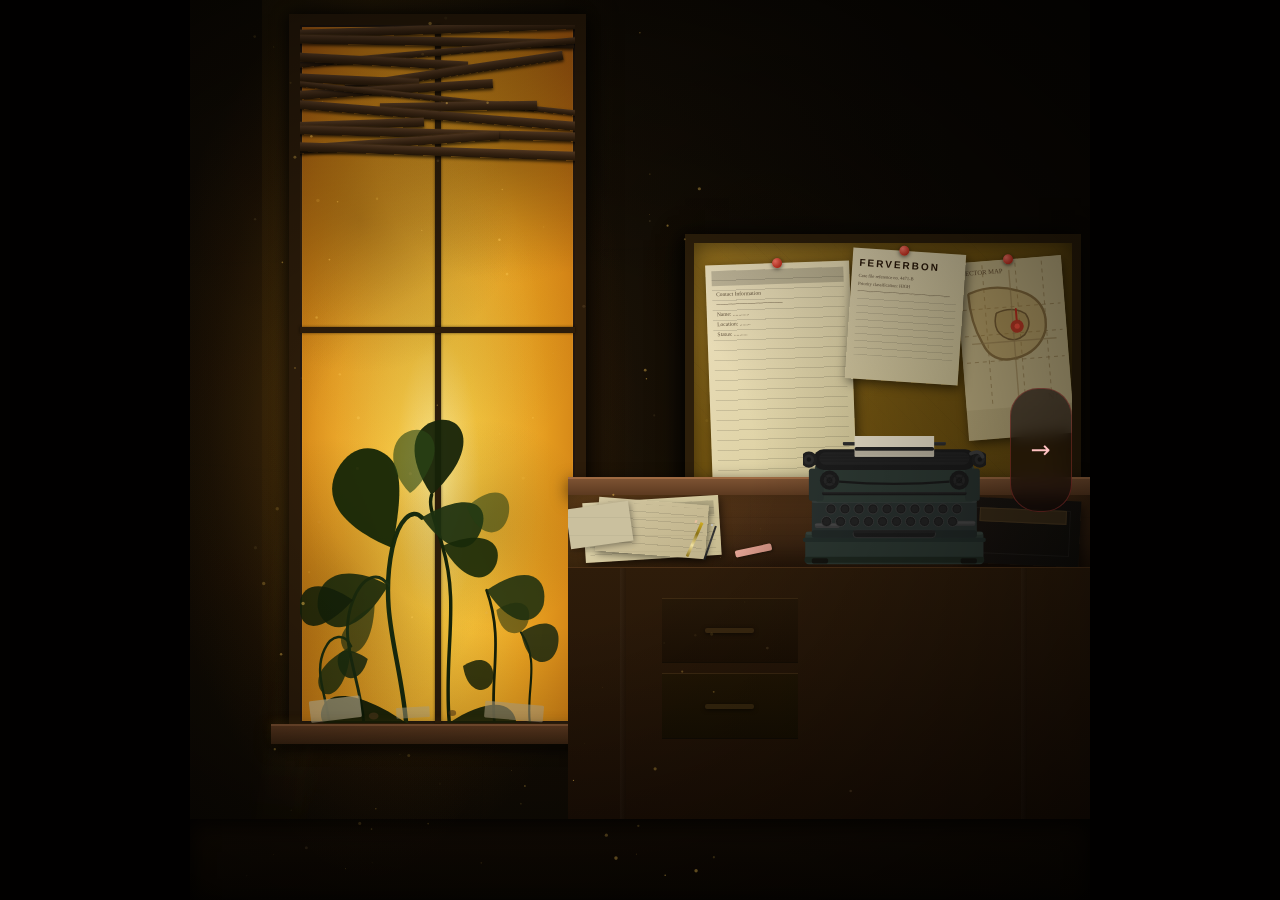
<file: html/abandoned_office.html>
<!DOCTYPE html>
<html lang="en">
<head>
<meta charset="UTF-8">
<meta name="viewport" content="width=device-width, initial-scale=1.0">
<title>Silent Hill</title>
<link rel="preconnect" href="https://fonts.googleapis.com">
<link rel="preconnect" href="https://fonts.gstatic.com" crossorigin>
<link href="https://fonts.googleapis.com/css2?family=Oswald:wght@500;600&display=swap" rel="stylesheet">
<link rel="icon" type="image/png" href="/content/img/favicon.png">
<style>
*,*::before,*::after{box-sizing:border-box;margin:0;padding:0}

body{
  background:#020100;
  min-height:100vh;
  display:flex;
  align-items:center;
  justify-content:center;
  overflow:hidden;
}

.scene{
  position:relative;
  width:min(900px,100vmin);
  height:min(900px,100vmin);
  background:#0c0804;
  overflow:hidden;
  box-shadow:0 0 120px rgba(0,0,0,1);
}

/* ══════════════════════════════════════
   WALL
══════════════════════════════════════ */
.wall{
  position:absolute;inset:0;z-index:1;
  background:
    radial-gradient(ellipse 58% 68% at 32% 44%, #221608 0%, #160f05 42%, #0c0803 100%);
}
/* cracked plaster texture */
.wall::before{
  content:'';position:absolute;inset:0;
  background:
    linear-gradient(92deg,transparent 34%,rgba(0,0,0,.05) 34.3%,transparent 34.6%),
    linear-gradient(185deg,transparent 55%,rgba(0,0,0,.04) 55.4%,transparent 55.8%),
    linear-gradient(87deg,transparent 62%,rgba(0,0,0,.03) 62.3%,transparent 62.7%),
    linear-gradient(178deg,transparent 28%,rgba(0,0,0,.04) 28.4%,transparent 28.8%),
    linear-gradient(96deg,transparent 78%,rgba(0,0,0,.04) 78.4%,transparent 78.8%);
}
.wall::after{
  content:'';position:absolute;inset:0;
  background:
    radial-gradient(circle at 65% 30%, rgba(0,0,0,.2) 0%, transparent 30%),
    radial-gradient(circle at 80% 75%, rgba(0,0,0,.25) 0%, transparent 25%);
}

/* ══════════════════════════════════════
   WINDOW AMBIENT GLOW
══════════════════════════════════════ */
.win-glow{
  position:absolute;left:-10%;top:-8%;
  width:82%;height:108%;z-index:2;pointer-events:none;
  background:
    radial-gradient(ellipse 42% 58% at 40% 50%,
      rgba(252,192,42,.32) 0%,
      rgba(224,142,22,.16) 35%,
      rgba(172,88,10,.07) 60%,
      transparent 78%
    );
}

/* ══════════════════════════════════════
   LIGHT RAYS
══════════════════════════════════════ */
.rays{
  position:absolute;inset:0;z-index:3;pointer-events:none;overflow:hidden;
}
.ray{
  position:absolute;top:0;height:100%;
  background:linear-gradient(180deg,transparent 0%,rgba(255,195,68,.055) 45%,transparent 100%);
  transform-origin:30% 38%;
  filter:blur(4px);
}

/* ══════════════════════════════════════
   WINDOW ASSEMBLY
══════════════════════════════════════ */
.win{
  position:absolute;
  left:11%;top:1.5%;
  width:33%;height:80%;
  z-index:10;
}

.win-light{
  position:absolute;inset:11px;
  background:radial-gradient(ellipse at 50% 65%,
    #ffe884 0%,#f5c030 22%,#e8a020 52%,#d08015 78%,#b86010 100%
  );
  overflow:hidden;
}

/* Light shimmer animation */
.win-light::before{
  content:'';position:absolute;inset:0;
  background:radial-gradient(ellipse at 45% 60%,rgba(255,255,220,.15) 0%,transparent 60%);
  animation:shimmer 4s ease-in-out infinite;
}
@keyframes shimmer{
  0%,100%{opacity:1}
  50%{opacity:.7}
}

.win-frame{
  position:absolute;inset:0;
  border:11px solid #2c1c0a;
  box-shadow:
    inset 0 0 0 2px #190e06,
    6px 0 22px rgba(0,0,0,.75),
    -3px 0 12px rgba(0,0,0,.5);
  z-index:12;pointer-events:none;
}
/* Inner frame bevel */
.win-frame::before{
  content:'';position:absolute;inset:0;
  border:3px solid rgba(255,255,255,.04);
}

/* Pane cross dividers */
.win-cross{
  position:absolute;inset:0;z-index:14;pointer-events:none;
}
.win-cross::before{
  content:'';position:absolute;
  left:calc(50% - 3px);top:11px;bottom:11px;width:6px;
  background:#2c1c0a;
  box-shadow:0 0 3px rgba(0,0,0,.6);
}
.win-cross::after{
  content:'';position:absolute;
  top:calc(44% - 3px);left:11px;right:11px;height:6px;
  background:#2c1c0a;
  box-shadow:0 0 3px rgba(0,0,0,.6);
}

/* Glass grime */
.win-grime{
  position:absolute;inset:0;z-index:13;pointer-events:none;
  background:
    radial-gradient(circle at 22% 28%,rgba(110,68,8,.4) 0%,transparent 28%),
    radial-gradient(circle at 76% 18%,rgba(85,52,4,.28) 0%,transparent 22%),
    radial-gradient(circle at 12% 80%,rgba(95,58,5,.3) 0%,transparent 24%),
    radial-gradient(circle at 68% 72%,rgba(72,46,3,.22) 0%,transparent 20%),
    radial-gradient(circle at 50% 45%,rgba(60,38,2,.12) 0%,transparent 35%);
}

/* ══════════════════════════════════════
   BLINDS
══════════════════════════════════════ */
.blinds{
  position:absolute;inset:11px;
  height:calc(36%);
  overflow:hidden;z-index:15;pointer-events:none;
}
.slat{
  position:absolute;
  height:9px;
  background:linear-gradient(180deg,#604228 0%,#3e2814 55%,#2a1a08 100%);
  box-shadow:0 2px 3px rgba(0,0,0,.65),0 -1px 0 rgba(255,175,50,.08);
}

/* ══════════════════════════════════════
   PLANTS (placed inside win-light)
══════════════════════════════════════ */
.plants{
  position:absolute;bottom:0;left:0;right:0;
  height:57%;z-index:16;pointer-events:none;
}

/* ══════════════════════════════════════
   WINDOWSILL
══════════════════════════════════════ */
.sill{
  position:absolute;
  bottom:-10px;left:-18px;right:-18px;height:20px;
  background:linear-gradient(180deg,#5e3a20,#3c2512);
  border-top:2px solid #7e5232;
  box-shadow:0 5px 15px rgba(0,0,0,.72),0 -2px 8px rgba(245,180,42,.14);
  z-index:18;
}

/* ══════════════════════════════════════
   FLOOR
══════════════════════════════════════ */
.floor{
  position:absolute;bottom:0;left:0;right:0;height:9%;z-index:5;
  background:linear-gradient(180deg,#160d04 0%,#0c0702 100%);
  box-shadow:inset 0 6px 22px rgba(0,0,0,.85);
}

/* floor window light patch */
.floor-light{
  position:absolute;
  left:8%;bottom:0;
  width:40%;height:100%;
  background:radial-gradient(ellipse at 30% 0%,
    rgba(220,155,30,.12) 0%,transparent 70%
  );
  pointer-events:none;
  z-index:6;
}

/* ══════════════════════════════════════
   BULLETIN BOARD
══════════════════════════════════════ */
.board{
  position:absolute;
  right:1%;top:26%;
  width:44%;height:46%;z-index:8;
}
.board-bg{
  position:absolute;inset:0;
  background:linear-gradient(148deg,#9a7218 0%,#7a5a12 35%,#6a4e0f 65%,#8a6515 100%);
  border:9px solid #2c1e0a;
  box-shadow:
    inset 0 0 24px rgba(0,0,0,.55),
    0 6px 28px rgba(0,0,0,.72),
    -6px 0 16px rgba(0,0,0,.55);
  overflow:hidden;
}
.board-bg::before{
  content:'';position:absolute;inset:0;
  background:
    repeating-linear-gradient(45deg,transparent,transparent 13px,rgba(0,0,0,.038) 14px),
    radial-gradient(circle at 20% 16%,rgba(255,255,255,.058) 0%,transparent 32%),
    radial-gradient(circle at 75% 80%,rgba(0,0,0,.12) 0%,transparent 30%);
}
/* board shadow on wall below it */
.board::after{
  content:'';position:absolute;
  bottom:-15px;left:5%;right:5%;height:15px;
  background:rgba(0,0,0,.35);
  filter:blur(8px);
}

/* ══════════════════════════════════════
   DESK
══════════════════════════════════════ */
.desk{
  position:absolute;
  right:0;bottom:9%;
  width:58%;height:38%;z-index:22;
}
.desk-ledge{
  position:absolute;top:0;left:0;right:0;height:18px;
  background:linear-gradient(180deg,#7c5232,#5c3a20);
  border-top:2px solid #9e6a42;
  box-shadow:0 4px 16px rgba(0,0,0,.62);
}
.desk-top{
  position:absolute;top:18px;left:0;right:0;height:72px;
  background:linear-gradient(180deg,#4e3016 0%,#3e2612 70%,#341e0c 100%);
  box-shadow:inset 0 -10px 30px rgba(0,0,0,.42);
  overflow:hidden;
}
.desk-top::before{
  content:'';position:absolute;inset:0;
  background:
    linear-gradient(90deg,rgba(248,175,48,.1) 0%,transparent 40%),
    repeating-linear-gradient(90deg,transparent,transparent 60px,rgba(0,0,0,.03) 61px);
}
/* wood grain lines */
.desk-top::after{
  content:'';position:absolute;inset:0;
  background:
    linear-gradient(180deg,transparent 30%,rgba(0,0,0,.06) 31%,transparent 32%),
    linear-gradient(180deg,transparent 55%,rgba(0,0,0,.05) 56%,transparent 57%),
    linear-gradient(180deg,transparent 78%,rgba(0,0,0,.06) 79%,transparent 80%);
}
.desk-front{
  position:absolute;top:90px;left:0;right:0;bottom:0;
  background:linear-gradient(180deg,#2e1c0a 0%,#1e1005 100%);
  border-top:1px solid #4c3016;
}
/* desk leg detail */
.desk-front::before{
  content:'';position:absolute;
  left:10%;top:0;width:6px;bottom:0;
  background:linear-gradient(90deg,rgba(255,255,255,.03),rgba(0,0,0,.1));
}
.desk-front::after{
  content:'';position:absolute;
  right:12%;top:0;width:6px;bottom:0;
  background:linear-gradient(90deg,rgba(255,255,255,.03),rgba(0,0,0,.1));
}

/* ══════════════════════════════════════
   VIGNETTE + PARTICLES
══════════════════════════════════════ */
.vignette{
  position:absolute;inset:0;z-index:46;pointer-events:none;
  background:radial-gradient(ellipse at 38% 50%,transparent 28%,rgba(0,0,0,.7) 100%);
}
#particles{
  position:absolute;inset:0;
  width:100%;height:100%;
  z-index:47;pointer-events:none;
}
#typewriter-modal{
  display:none;
  position:fixed;
  inset:0;
  z-index:210;
  align-items:center;
  justify-content:center;
  background:rgba(0,0,0,.92);
  backdrop-filter:blur(4px);
}
#typewriter-modal.open{
  display:flex;
}
#typewriter-modal .modal-panel{
  position:relative;
  width:min(860px,92vw);
  max-height:min(78vh,700px);
  background:linear-gradient(145deg,#131313,#252525);
  border:3px solid #5b1818;
  border-radius:20px;
  box-shadow:0 0 80px rgba(0,0,0,.95);
  padding:22px;
  overflow:hidden;
}
#typewriter-modal #modal-close{
  position:absolute;
  top:18px;
  right:18px;
  width:56px;
  height:56px;
  background:#4d0202;
  border:3px solid #7d0202;
  border-radius:16px;
  color:#f6b6b6;
  font-size:30px;
  font-weight:bold;
  display:flex;
  align-items:center;
  justify-content:center;
  cursor:pointer;
  transition:transform .17s ease, background .17s ease;
  z-index:2;
}
#typewriter-modal #modal-close:hover{
  transform:scale(1.06);
  background:#7b0505;
}
#typewriter-modal #modal-paper{
  position:relative;
  height:210px;
  background:#f7f1e9;
  border:3px solid #aa8d53;
  border-radius:20px;
  padding:20px;
  font-family:monospace;
  font-size:15px;
  color:#2a2a2a;
  line-height:1.6;
  overflow:auto;
  box-shadow:inset 0 10px 30px rgba(0,0,0,.12);
}
#typewriter-modal #modal-paper #paper-text{
  white-space:pre-wrap;
  word-break:break-word;
}
#typewriter-modal #modal-keyboard{
  margin-top:18px;
  background:#181818;
  border:2px solid #333;
  border-radius:18px;
  padding:18px;
  display:flex;
  flex-direction:column;
  gap:14px;
}
#typewriter-modal button.key-btn{
  min-width:48px;
  min-height:46px;
  background:#252525;
  border:2px solid #3d3d3d;
  color:#d4b765;
  font-family:monospace;
  font-size:14px;
  border-radius:10px;
  cursor:pointer;
  transition:transform .14s ease, background .14s ease;
}
#typewriter-modal button.key-btn:hover{
  background:#313131;
  transform:translateY(-1px);
}
#typewriter-modal button.special-key{
  min-width:90px;
  background:#2e2e2e;
  border-color:#4a4a4a;
}
#typewriter-modal #inventory-box{
  position:absolute;
  bottom:20px;
  right:20px;
  width:190px;
  min-height:96px;
  background:rgba(16,6,6,.96);
  border:2px solid #7c1515;
  border-radius:20px;
  padding:16px;
  color:#e3c77b;
  font-family:monospace;
  box-shadow:0 0 28px rgba(120,10,10,.32);
}
#typewriter-modal #inventory-box .inv-title{
  font-weight:bold;
  margin-bottom:10px;
  color:#ffd87f;
}
#typewriter:hover {
  transform:scale(1.02);
  filter:drop-shadow(0 0 20px rgba(151, 18, 8, 0.75)) drop-shadow(0 0 28px rgba(255,100,48,.45));
}
#typewriter {
  transition:transform .2s ease, filter .2s ease;
  cursor:pointer;
}
.page-nav{
  position:absolute;
  top:50%;
  transform:translateY(-50%);
  width:62px;
  height:124px;
  display:flex;
  align-items:center;
  justify-content:center;
  background:rgba(16,8,6,.62);
  border:1px solid rgba(255,80,80,.24);
  border-radius:28px;
  color:#ffc2c2;
  text-decoration:none;
  font-family:system-ui, sans-serif;
  font-size:.76rem;
  letter-spacing:.08em;
  text-transform:uppercase;
  text-align:center;
  backdrop-filter:blur(8px);
  z-index:220;
  transition:transform .22s ease, box-shadow .22s ease, border-color .22s ease;
}
.page-nav:hover{
  transform:translateY(-50%) scale(1.04);
  box-shadow:0 0 30px rgba(255,80,80,.28);
  border-color:rgba(255,120,120,.5);
}
.page-nav-left{left:18px;}
.page-nav-right{right:18px;}
.page-nav-icon{font-size:1.5rem;line-height:1;}
</style>
</head>
<body>
<div class="scene" id="scene">

  <!-- WALL -->
  <div class="wall"></div>

  <!-- WINDOW AMBIENT GLOW -->
  <div class="win-glow"></div>

  <!-- FLOOR LIGHT PATCH -->
  <div class="floor-light"></div>

  <!-- LIGHT RAYS -->
  <div class="rays" id="rays">
    <div class="ray" style="left:16%;width:44px;transform:rotate(9deg)"></div>
    <div class="ray" style="left:23%;width:22px;transform:rotate(13deg);opacity:.65"></div>
    <div class="ray" style="left:12%;width:56px;transform:rotate(6deg);opacity:.5"></div>
    <div class="ray" style="left:28%;width:24px;transform:rotate(17deg);opacity:.42"></div>
    <div class="ray" style="left:19%;width:14px;transform:rotate(10.5deg);opacity:.38"></div>
  </div>

  <!-- ══ WINDOW ══ -->
  <div class="win">

    <!-- Warm backlight -->
    <div class="win-light">

      <!-- PLANTS SVG -->
      <div class="plants">
        <svg width="100%" height="100%" viewBox="0 0 280 370"
             xmlns="http://www.w3.org/2000/svg"
             preserveAspectRatio="xMidYMax meet">

          <!-- STEMS / VINES -->
          <path d="M108 370 C103 305 80 258 94 192 C100 164 114 150 124 161"
                stroke="#182a0d" stroke-width="4.5" fill="none" stroke-linecap="round"/>
          <path d="M152 370 C146 298 163 250 145 190 C138 164 130 150 134 138"
                stroke="#142208" stroke-width="3.5" fill="none" stroke-linecap="round"/>
          <path d="M65 370 C60 318 38 285 54 245 C64 220 80 215 90 230"
                stroke="#1c2e12" stroke-width="3" fill="none" stroke-linecap="round"/>
          <path d="M198 370 C193 322 208 285 190 235"
                stroke="#162008" stroke-width="2.8" fill="none" stroke-linecap="round"/>
          <path d="M234 370 C230 335 245 308 225 278"
                stroke="#142008" stroke-width="2.2" fill="none" stroke-linecap="round"/>
          <path d="M30 370 C26 340 14 318 25 295 C32 280 46 278 52 292"
                stroke="#1a2c0e" stroke-width="2.5" fill="none" stroke-linecap="round"/>

          <!-- LARGE LEAVES -->
          <!-- Leaf 1 – left reach -->
          <path d="M94 192 C50 174 20 146 38 112 C52 86 78 84 94 103
                   C105 118 102 150 94 192"
                fill="#182808" opacity=".96"/>
          <!-- Leaf 2 – right reach from main stem -->
          <path d="M124 161 C168 134 196 144 184 175
                   C175 198 152 200 124 161"
                fill="#1d3010" opacity=".92"/>
          <!-- Leaf 3 – upward from second stem -->
          <path d="M134 138 C108 100 112 68 140 62
                   C162 58 175 78 160 106 C150 124 134 138 134 138"
                fill="#162208" opacity=".94"/>
          <!-- Leaf 4 – left medium -->
          <path d="M90 230 C46 206 16 220 18 252
                   C22 278 56 288 90 230"
                fill="#1a2a0c" opacity=".9"/>
          <!-- Leaf 5 – far left -->
          <path d="M54 245 C28 274 4 280 0 258
                   C-4 234 14 218 54 245"
                fill="#142008" opacity=".88"/>
          <!-- Leaf 6 – right from stem 4 -->
          <path d="M190 235 C228 208 254 218 248 250
                   C240 272 215 274 190 235"
                fill="#1c2e0f" opacity=".87"/>
          <!-- Leaf 7 – mid branch from stem 2 -->
          <path d="M145 190 C182 173 208 183 200 208
                   C192 228 168 230 145 190"
                fill="#182808" opacity=".9"/>
          <!-- Leaf 8 – low left -->
          <path d="M69 305 C44 288 34 299 40 315
                   C46 330 63 328 69 305"
                fill="#1a2a10" opacity=".87"/>
          <!-- Leaf 9 – low right -->
          <path d="M166 312 C188 298 200 311 196 328
                   C190 342 170 340 166 312"
                fill="#162208" opacity=".84"/>
          <!-- Leaf 10 – stem 5 branch -->
          <path d="M225 278 C252 260 268 270 262 294
                   C256 314 232 316 225 278"
                fill="#1a2810" opacity=".85"/>
          <!-- Leaf 11 – bottom spread left -->
          <path d="M108 370 C68 342 28 332 22 357
                   C16 378 50 390 108 370"
                fill="#0f1c06" opacity=".92"/>
          <!-- Leaf 12 – bottom spread right -->
          <path d="M152 370 C185 348 215 344 220 368
                   C224 386 190 395 152 370"
                fill="#121e08" opacity=".9"/>
          <!-- Leaf 13 – lower stem 6 -->
          <path d="M52 292 C28 305 14 320 20 335
                   C26 348 48 342 52 292"
                fill="#1c2e0e" opacity=".82"/>

          <!-- SEMI-TRANSLUCENT BACKLIT LEAVES -->
          <path d="M112 136 C87 110 91 78 114 72
                   C133 68 146 87 130 114 C122 130 112 136 112 136"
                fill="#2a4818" opacity=".62"/>
          <path d="M170 150 C196 126 218 133 212 160
                   C206 182 182 184 170 150"
                fill="#243d14" opacity=".56"/>
          <path d="M76 250 C50 265 36 280 44 294
                   C52 306 74 298 76 250"
                fill="#1e3010" opacity=".68"/>
          <path d="M200 255 C224 240 238 250 232 268
                   C226 284 204 284 200 255"
                fill="#1c2e0e" opacity=".55"/>

          <!-- WINDOWSILL DEBRIS / PAPERS -->
          <rect x="10"  y="345" width="52" height="22" rx="1.5"
                fill="#c8bc98" opacity=".68"
                transform="rotate(-7 36 356)"/>
          <rect x="188" y="350" width="60" height="17" rx="1.5"
                fill="#b8aa88" opacity=".58"
                transform="rotate(5 218 358)"/>
          <rect x="98"  y="354" width="34" height="11" rx="1"
                fill="#c0b490" opacity=".52"
                transform="rotate(-3 115 359)"/>
          <!-- Pebble/debris -->
          <ellipse cx="75" cy="363" rx="5" ry="3.5" fill="#5a4020" opacity=".6"/>
          <ellipse cx="155" cy="360" rx="4" ry="3" fill="#4a3218" opacity=".55"/>
        </svg>
      </div>

      <!-- Glass grime -->
      <div class="win-grime"></div>
    </div>

    <!-- Window pane cross -->
    <div class="win-cross"></div>

    <!-- Window frame -->
    <div class="win-frame"></div>

    <!-- BLINDS (generated by JS) -->
    <div class="blinds" id="blinds"></div>

    <!-- Windowsill -->
    <div class="sill"></div>
  </div>

  <!-- FLOOR -->
  <div class="floor"></div>

  <!-- ══ BULLETIN BOARD ══ -->
  <div class="board">
    <div class="board-bg" id="board"></div>
  </div>

  <!-- ══ DESK ══ -->
  <div class="desk">
    <div class="desk-ledge"></div>
    <div class="desk-top" id="desk-top"></div>
    <div class="desk-front">
      <!-- Drawer 1 -->
      <div style="position:absolute;left:18%;top:12%;width:26%;height:26%;
                  background:linear-gradient(180deg,#261808,#1c1004);
                  border-top:1px solid #3e2a12;border-bottom:1px solid #160e04;
                  display:flex;align-items:center;justify-content:center;">
        <div style="width:36%;height:5px;background:#3a2810;border-radius:2px;
                    box-shadow:0 1px 4px rgba(0,0,0,.6)"></div>
      </div>
      <!-- Drawer 2 -->
      <div style="position:absolute;left:18%;top:42%;width:26%;height:26%;
                  background:linear-gradient(180deg,#221604,#181002);
                  border-top:1px solid #3e2a12;border-bottom:1px solid #120c04;
                  display:flex;align-items:center;justify-content:center;">
        <div style="width:36%;height:5px;background:#38280e;border-radius:2px;
                    box-shadow:0 1px 4px rgba(0,0,0,.6)"></div>
      </div>
    </div>

    <!-- ══ TYPEWRITER SVG ══ -->
    <svg id="typewriter"
         style="position:absolute;right:20%;bottom:72%;width:35%;z-index:26;"
         viewBox="0 0 248 186" xmlns="http://www.w3.org/2000/svg">

    <!-- TYPEWRITER SHADOW -->
     
    <!-- ── BASE PLATFORM ── -->
    <rect x="3"  y="130" width="242" height="44" rx="5" fill="#2c3832"/>
    <rect x="0"  y="138" width="248" height="6"  rx="2" fill="#232e2a"/>
    <rect x="2"  y="164" width="244" height="8"  rx="3" fill="#1e2820"/>
    <!-- Base rim highlight -->
    <rect x="4"  y="130" width="240" height="4"  rx="2" fill="#38443e"/>
    <!-- Rubber feet -->
    <rect x="12"  y="166" width="22" height="7" rx="2.5" fill="#141410"/>
    <rect x="214" y="166" width="22" height="7" rx="2.5" fill="#141410"/>

    <!-- ── KEY AREA BODY ── -->
    <rect x="12" y="86" width="224" height="52" rx="6" fill="#2a3230"/>
    <!-- Front bevel -->
    <rect x="12" y="128" width="224" height="10" rx="3" fill="#222a28"/>
    <!-- Key area top accent strip -->
    <rect x="12" y="86" width="224" height="5"  rx="3" fill="#363e3c"/>

    <!-- ── SHIFT / RETURN LEVERS ── -->
    <rect x="16" y="118" width="34" height="7" rx="3.5" fill="#3e3e3e"/>
    <rect x="16" y="119" width="34" height="3"  rx="2"   fill="#4a4a4a"/>
    <rect x="198" y="115" width="36" height="7" rx="3.5" fill="#3e3e3e"/>
    <rect x="198" y="116" width="36" height="3"  rx="2"   fill="#4a4a4a"/>

    <!-- ── KEYS ROW 1 (bottom, y=116) ── -->
    <g id="kr1">
      <circle cx="32"  cy="116" r="6.8" fill="#1c1c1c" stroke="#3e3e3e" stroke-width="1.2"/>
      <circle cx="32"  cy="116" r="4.8" fill="#242424"/>
      <circle cx="51"  cy="116" r="6.8" fill="#1c1c1c" stroke="#3e3e3e" stroke-width="1.2"/>
      <circle cx="51"  cy="116" r="4.8" fill="#242424"/>
      <circle cx="70"  cy="116" r="6.8" fill="#1c1c1c" stroke="#3e3e3e" stroke-width="1.2"/>
      <circle cx="70"  cy="116" r="4.8" fill="#242424"/>
      <circle cx="89"  cy="116" r="6.8" fill="#1c1c1c" stroke="#3e3e3e" stroke-width="1.2"/>
      <circle cx="89"  cy="116" r="4.8" fill="#242424"/>
      <circle cx="108" cy="116" r="6.8" fill="#1c1c1c" stroke="#3e3e3e" stroke-width="1.2"/>
      <circle cx="108" cy="116" r="4.8" fill="#242424"/>
      <circle cx="127" cy="116" r="6.8" fill="#1c1c1c" stroke="#3e3e3e" stroke-width="1.2"/>
      <circle cx="127" cy="116" r="4.8" fill="#242424"/>
      <circle cx="146" cy="116" r="6.8" fill="#1c1c1c" stroke="#3e3e3e" stroke-width="1.2"/>
      <circle cx="146" cy="116" r="4.8" fill="#242424"/>
      <circle cx="165" cy="116" r="6.8" fill="#1c1c1c" stroke="#3e3e3e" stroke-width="1.2"/>
      <circle cx="165" cy="116" r="4.8" fill="#242424"/>
      <circle cx="184" cy="116" r="6.8" fill="#1c1c1c" stroke="#3e3e3e" stroke-width="1.2"/>
      <circle cx="184" cy="116" r="4.8" fill="#242424"/>
      <circle cx="203" cy="116" r="6.8" fill="#1c1c1c" stroke="#3e3e3e" stroke-width="1.2"/>
      <circle cx="203" cy="116" r="4.8" fill="#242424"/>
    </g>

    <!-- ── KEYS ROW 2 (y=99) ── -->
    <g id="kr2">
      <circle cx="38"  cy="99" r="6.8" fill="#1c1c1c" stroke="#3e3e3e" stroke-width="1.2"/><circle cx="38"  cy="99" r="4.8" fill="#242424"/>
      <circle cx="57"  cy="99" r="6.8" fill="#1c1c1c" stroke="#3e3e3e" stroke-width="1.2"/><circle cx="57"  cy="99" r="4.8" fill="#242424"/>
      <circle cx="76"  cy="99" r="6.8" fill="#1c1c1c" stroke="#3e3e3e" stroke-width="1.2"/><circle cx="76"  cy="99" r="4.8" fill="#242424"/>
      <circle cx="95"  cy="99" r="6.8" fill="#1c1c1c" stroke="#3e3e3e" stroke-width="1.2"/><circle cx="95"  cy="99" r="4.8" fill="#242424"/>
      <circle cx="114" cy="99" r="6.8" fill="#1c1c1c" stroke="#3e3e3e" stroke-width="1.2"/><circle cx="114" cy="99" r="4.8" fill="#242424"/>
      <circle cx="133" cy="99" r="6.8" fill="#1c1c1c" stroke="#3e3e3e" stroke-width="1.2"/><circle cx="133" cy="99" r="4.8" fill="#242424"/>
      <circle cx="152" cy="99" r="6.8" fill="#1c1c1c" stroke="#3e3e3e" stroke-width="1.2"/><circle cx="152" cy="99" r="4.8" fill="#242424"/>
      <circle cx="171" cy="99" r="6.8" fill="#1c1c1c" stroke="#3e3e3e" stroke-width="1.2"/><circle cx="171" cy="99" r="4.8" fill="#242424"/>
      <circle cx="190" cy="99" r="6.8" fill="#1c1c1c" stroke="#3e3e3e" stroke-width="1.2"/><circle cx="190" cy="99" r="4.8" fill="#242424"/>
      <circle cx="209" cy="99" r="6.8" fill="#1c1c1c" stroke="#3e3e3e" stroke-width="1.2"/><circle cx="209" cy="99" r="4.8" fill="#242424"/>
    </g>

    <!-- ── KEYS ROW 3 (top, y=83) ── -->
    <g id="kr3">
      <circle cx="44"  cy="83" r="6.8" fill="#1c1c1c" stroke="#3e3e3e" stroke-width="1.2"/><circle cx="44"  cy="83" r="4.8" fill="#242424"/>
      <circle cx="63"  cy="83" r="6.8" fill="#1c1c1c" stroke="#3e3e3e" stroke-width="1.2"/><circle cx="63"  cy="83" r="4.8" fill="#242424"/>
      <circle cx="82"  cy="83" r="6.8" fill="#1c1c1c" stroke="#3e3e3e" stroke-width="1.2"/><circle cx="82"  cy="83" r="4.8" fill="#242424"/>
      <circle cx="101" cy="83" r="6.8" fill="#1c1c1c" stroke="#3e3e3e" stroke-width="1.2"/><circle cx="101" cy="83" r="4.8" fill="#242424"/>
      <circle cx="120" cy="83" r="6.8" fill="#1c1c1c" stroke="#3e3e3e" stroke-width="1.2"/><circle cx="120" cy="83" r="4.8" fill="#242424"/>
      <circle cx="139" cy="83" r="6.8" fill="#1c1c1c" stroke="#3e3e3e" stroke-width="1.2"/><circle cx="139" cy="83" r="4.8" fill="#242424"/>
      <circle cx="158" cy="83" r="6.8" fill="#1c1c1c" stroke="#3e3e3e" stroke-width="1.2"/><circle cx="158" cy="83" r="4.8" fill="#242424"/>
      <circle cx="177" cy="83" r="6.8" fill="#1c1c1c" stroke="#3e3e3e" stroke-width="1.2"/><circle cx="177" cy="83" r="4.8" fill="#242424"/>
      <circle cx="196" cy="83" r="6.8" fill="#1c1c1c" stroke="#3e3e3e" stroke-width="1.2"/><circle cx="196" cy="83" r="4.8" fill="#242424"/>
      <circle cx="215" cy="83" r="6.8" fill="#1c1c1c" stroke="#3e3e3e" stroke-width="1.2"/><circle cx="215" cy="83" r="4.8" fill="#242424"/>
    </g>

    <!-- SPACE BAR -->
    <rect x="68" y="128" width="112" height="10" rx="5" fill="#1c1c1c" stroke="#3e3e3e" stroke-width="1"/>
    <rect x="68" y="128" width="112" height="4"  rx="5" fill="#222"/>

    <!-- ── UPPER CHASSIS ── -->
    <rect x="16" y="40" width="216" height="50" rx="6" fill="#2e3a34"/>
    <rect x="16" y="40" width="216" height="6"  rx="3" fill="#3a4640"/>
    <!-- Side panels -->
    <rect x="8"  y="44" width="20" height="44" rx="4" fill="#2a3430"/>
    <rect x="220" y="44" width="20" height="44" rx="4" fill="#2a3430"/>

    <!-- ── TYPE GUIDE BAR ── -->
    <rect x="26" y="76" width="196" height="4.5" rx="2" fill="#1a1a1a"/>
    <rect x="26" y="76" width="196" height="2"   rx="2" fill="#262626"/>

    <!-- ── RIBBON SPOOLS ── -->
    <!-- Left -->
    <circle cx="36"  cy="60" r="13" fill="#1c1c1c"/>
    <circle cx="36"  cy="60" r="8"  fill="#282828"/>
    <circle cx="36"  cy="60" r="4"  fill="#1a1a1a"/>
    <line x1="28" y1="52" x2="44" y2="68" stroke="#202020" stroke-width="1.5"/>
    <line x1="44" y1="52" x2="28" y2="68" stroke="#202020" stroke-width="1.5"/>
    <!-- Right -->
    <circle cx="212" cy="60" r="13" fill="#1c1c1c"/>
    <circle cx="212" cy="60" r="8"  fill="#282828"/>
    <circle cx="212" cy="60" r="4"  fill="#1a1a1a"/>
    <line x1="204" y1="52" x2="220" y2="68" stroke="#202020" stroke-width="1.5"/>
    <line x1="220" y1="52" x2="204" y2="68" stroke="#202020" stroke-width="1.5"/>
    <!-- Ribbon bridge -->
    <path d="M49 62 Q124 68 199 62" stroke="#1a1a1a" stroke-width="3" fill="none"/>

    <!-- Carriage release detail -->
    <rect x="18" y="40" width="212" height="5" rx="2" fill="#26302c"/>

    <!-- ── PLATEN / ROLLER ── -->
    <rect x="14" y="18" width="220" height="28" rx="14" fill="#1c1c1c"/>
    <rect x="22" y="22" width="204" height="17" rx="8"  fill="#242424"/>
    <!-- Platen texture lines -->
    <line x1="22" y1="26" x2="226" y2="26" stroke="#1e1e1e" stroke-width="1"/>
    <line x1="22" y1="30" x2="226" y2="30" stroke="#1e1e1e" stroke-width="1"/>
    <line x1="22" y1="34" x2="226" y2="34" stroke="#1e1e1e" stroke-width="1"/>
    <!-- Platen end knobs -->
    <circle cx="8"   cy="32" r="11" fill="#202020"/>
    <circle cx="8"   cy="32" r="7"  fill="#2c2c2c"/>
    <circle cx="8"   cy="32" r="3"  fill="#1a1a1a"/>
    <circle cx="240" cy="32" r="11" fill="#202020"/>
    <circle cx="240" cy="32" r="7"  fill="#2c2c2c"/>
    <circle cx="240" cy="32" r="3"  fill="#1a1a1a"/>

    <!-- Paper guide bar (thin, above platen) -->
    <rect x="54" y="8" width="140" height="5" rx="2.5" fill="#2c2c2c"/>
    <rect x="54" y="8" width="140" height="2"   rx="2.5" fill="#383838"/>

    <!-- ── PAPER ── -->
    <rect x="70" y="-60" width="108" height="88" rx="1" fill="#ece3cc"/>
    <!-- paper shadow where it enters platen -->
    <rect x="70" y="20"  width="108" height="7" fill="rgba(0,0,0,.18)"/>
    <!-- Paper aged margin lines -->
    <line x1="84"  y1="-48" x2="166" y2="-48" stroke="#d5ccb2" stroke-width=".9"/>
    <line x1="84"  y1="-40" x2="166" y2="-40" stroke="#d5ccb2" stroke-width=".9"/>
    <line x1="84"  y1="-32" x2="166" y2="-32" stroke="#d5ccb2" stroke-width=".9"/>
    <line x1="84"  y1="-24" x2="166" y2="-24" stroke="#d5ccb2" stroke-width=".9"/>
    <line x1="84"  y1="-16" x2="166" y2="-16" stroke="#d5ccb2" stroke-width=".9"/>
    <line x1="84"  y1="-8"  x2="166" y2="-8"  stroke="#d5ccb2" stroke-width=".9"/>
    <!-- Typed text (monospace dots) -->
    <text x="86" y="-44" font-size="4.8" fill="#383022"
          font-family="Courier New,monospace" opacity=".78">....... .... ......</text>
    <text x="86" y="-36" font-size="4.8" fill="#383022"
          font-family="Courier New,monospace" opacity=".78">.... ...... .....</text>
    <text x="86" y="-28" font-size="4.8" fill="#383022"
          font-family="Courier New,monospace" opacity=".78">......... .... ....</text>
    <text x="86" y="-20" font-size="4.8" fill="#383022"
          font-family="Courier New,monospace" opacity=".78">....... .......</text>
    <!-- Left margin mark -->
    <line x1="86" y1="-58" x2="86" y2="0" stroke="#e0b090" stroke-width=".8" opacity=".5"/>

    <!-- ── RETURN LEVER ── -->
    <path d="M228 24 Q240 18 244 28" stroke="#404040" stroke-width="5"
          fill="none" stroke-linecap="round"/>

    <!-- ── CARRIAGE PAPER BAIL ── -->
    <rect x="70" y="15" width="108" height="5" rx="2.5" fill="#242424"/>
    </svg>
  </div>

  <!-- ══ VIGNETTE ══ -->
  <div class="vignette"></div>

  <a class="page-nav page-nav-right" href="chained_door.html">
    <span class="page-nav-icon">→</span>
  </a>

  <!-- ══ PARTICLES ══ -->
  <canvas id="particles"></canvas>

  <!-- TYPEWRITER INTERACTION OVERLAY -->
  <div id="typewriter-modal">
    <div class="modal-panel">
      <div id="modal-close">✕</div>
      <div id="modal-paper">
        <div id="paper-text"></div>
      </div>
      <div id="modal-keyboard"></div>
    </div>
  </div>
</div>

<script>
// ─────────────────────────────────────
//  BLINDS
// ─────────────────────────────────────
const blindsEl = document.getElementById('blinds');
const slats = [
  {t:0,   r:-2,   w:'107%', l:'-3.5%'},
  {t:12,  r:1,    w:'102%', l:'-2.5%'},
  {t:23,  r:-5,   w:'107%', l:'-3.5%', sy:.72},
  {t:32,  r:3,    w:'63%',  l:'-2%'},
  {t:42,  r:-8.5, w:'80%',  l:'16%'},
  {t:51,  r:2.5,  w:'45%',  l:'-2%'},
  {t:60,  r:-3.5, w:'72%',  l:'-2%'},
  {t:69,  r:6,    w:'107%', l:'-3.5%', sy:.62},
  {t:77,  r:-1,   w:'57%',  l:'29%'},
  {t:86,  r:4.5,  w:'107%', l:'-3.5%'},
  {t:95,  r:-2,   w:'47%',  l:'-2%'},
  {t:104, r:1.5,  w:'107%', l:'-3.5%'},
  {t:113, r:-4,   w:'74%',  l:'-2%'},
  {t:122, r:2,    w:'107%', l:'-3.5%'},
];
slats.forEach(d => {
  const el = document.createElement('div');
  el.className = 'slat';
  el.style.cssText =
    `top:${d.t}px;left:${d.l};width:${d.w};` +
    `transform:rotate(${d.r}deg)${d.sy ? ` scaleY(${d.sy})` : ''}`;
  blindsEl.appendChild(el);
});

// ─────────────────────────────────────
//  DESK SURFACE ITEMS
// ─────────────────────────────────────
document.getElementById('desk-top').innerHTML = `
  <!-- Paper stack 1 -->
  <div style="position:absolute;top:4px;left:3%;width:26%;height:84%;
              background:linear-gradient(138deg,#ddd2aa,#c8bc90);
              transform:rotate(-3.5deg);
              box-shadow:2px 3px 9px rgba(0,0,0,.55);overflow:hidden;">
    <div style="position:absolute;inset:5px;
                background:repeating-linear-gradient(transparent,transparent 7px,
                rgba(0,0,0,.1) 7px,rgba(0,0,0,.1) 8px)"></div>
    <div style="position:absolute;top:5px;left:5px;right:5px;height:14px;
                background:rgba(0,0,0,.15)"></div>
  </div>
  <!-- Paper 2 behind -->
  <div style="position:absolute;top:6px;left:5.5%;width:21%;height:75%;
              background:linear-gradient(138deg,#d2c6a0,#bfb28a);
              transform:rotate(4.5deg);
              box-shadow:2px 3px 7px rgba(0,0,0,.44);overflow:hidden;">
    <div style="position:absolute;inset:4px;
                background:repeating-linear-gradient(transparent,transparent 7px,
                rgba(0,0,0,.1) 7px,rgba(0,0,0,.1) 8px)"></div>
  </div>
  <!-- Loose paper slipping off edge -->
  <div style="position:absolute;top:10px;left:0%;width:12%;height:55%;
              background:#cac09e;
              transform:rotate(-8deg);
              box-shadow:1px 2px 6px rgba(0,0,0,.38);"></div>
  <!-- Pencil -->
  <div style="position:absolute;bottom:12%;left:24%;width:2.5px;height:52%;
              background:linear-gradient(180deg,#ccaa22,#8a7218,#f0e0a0,#8a7218);
              transform:rotate(24deg);z-index:5;border-radius:0 0 1px 1px"></div>
  <div style="position:absolute;bottom:62%;left:24.4%;width:2px;height:4%;
              background:#e8c0a0;transform:rotate(24deg);z-index:5"></div>
  <!-- Pen -->
  <div style="position:absolute;bottom:8%;left:27%;width:2px;height:50%;
              background:linear-gradient(180deg,#2a2a2a,#3a3a3a,#1a1a1a);
              transform:rotate(19deg);z-index:5;border-radius:0 0 1px 1px"></div>
  <div style="position:absolute;bottom:57%;left:27.4%;width:1.5px;height:3%;
              background:#c0c0c0;transform:rotate(19deg);z-index:5"></div>
  <!-- Notebook -->
  <div style="position:absolute;right:2%;top:5%;width:22%;height:92%;
              background:linear-gradient(138deg,#1c1612,#100e0a);
              transform:rotate(2.5deg);
              box-shadow:3px 4px 12px rgba(0,0,0,.65);z-index:6;">
    <div style="position:absolute;left:-4px;top:0;bottom:0;width:6px;
                background:#221a12;box-shadow:1px 0 5px rgba(0,0,0,.45)"></div>
    <div style="position:absolute;inset:10px;
                border:1px solid rgba(255,255,255,.05)"></div>
    <!-- Notebook label -->
    <div style="position:absolute;top:15%;left:12%;right:12%;height:22%;
                background:#3a2c18;border:1px solid #4a3820;"></div>
  </div>
  <!-- Eraser -->
  <div style="position:absolute;bottom:18%;left:32%;width:7%;height:10%;
              background:linear-gradient(135deg,#e8a898,#d09080);
              transform:rotate(-12deg);border-radius:2px;z-index:5;
              box-shadow:1px 1px 3px rgba(0,0,0,.4)"></div>
`;

// ─────────────────────────────────────
//  BULLETIN BOARD PAPERS
// ─────────────────────────────────────
const boardEl = document.getElementById('board');
const mkPin = (left='50%') =>
  `<div style="position:absolute;top:-5px;left:${left};
               transform:translateX(-50%);
               width:10px;height:10px;border-radius:50%;
               background:radial-gradient(circle at 32% 30%,#ff7766,#aa1100);
               box-shadow:0 1px 4px rgba(0,0,0,.65);z-index:10"></div>`;

const boardPapers = [
  // Large main paper – left-center
  {
    style:'left:4%;top:5%;width:38%;height:57%',
    rot:-2, bg:'#ece0be,#d8cc9a', z:2,
    pin:'50%',
    inner:`
      <div style="position:absolute;inset:6px;
                  background:repeating-linear-gradient(transparent,transparent 9px,
                  rgba(0,0,0,.12) 9px,rgba(0,0,0,.12) 10px)"></div>
      <div style="position:absolute;top:6px;left:6px;right:6px;height:15px;
                  background:rgba(0,0,0,.18)"></div>
      <div style="position:absolute;top:25px;left:10px;font-size:5.5px;
                  font-family:Georgia,serif;color:#2a1808;opacity:.72;line-height:1.8">
        Contact Information<br>
        ─────────────────<br>
        Name: ............<br>
        Location: ........<br>
        Status: ..........
      </div>`
  },
  // FERVERBON clipping
  {
    style:'left:41%;top:2%;width:30%;height:33%',
    rot:3.8, bg:'#e0d4b0,#d0c498', z:3,
    pin:'45%',
    inner:`
      <div style="position:absolute;top:9px;left:7px;right:7px;
                  font-family:Impact,Arial Black,sans-serif;font-size:10px;
                  color:#2a1808;letter-spacing:2px;font-weight:bold">FERVERBON</div>
      <div style="position:absolute;top:24px;left:7px;right:7px;font-size:4.5px;
                  font-family:Georgia,serif;color:#3a2818;opacity:.8;line-height:1.7">
        Case file reference no. 4471-B<br>
        Priority classification: HIGH<br>
        ─────────────────────────────
      </div>
      <div style="position:absolute;top:44px;left:7px;right:7px;
                  background:repeating-linear-gradient(transparent,transparent 6px,
                  rgba(0,0,0,.1) 6px,rgba(0,0,0,.1) 7px);height:48%"></div>`
  },
  // MAP
  {
    style:'right:1%;top:4%;width:28%;height:45%',
    rot:-4.5, bg:'#c8b888,#b8a878', z:2,
    pin:'50%',
    inner:`
      <svg style="position:absolute;inset:0" viewBox="0 0 80 112"
           xmlns="http://www.w3.org/2000/svg">
        <rect width="80" height="112" fill="#c8b888"/>
        <!-- Grid lines -->
        <line x1="3"  y1="36" x2="77" y2="36" stroke="#8a7040" stroke-width=".6" stroke-dasharray="3,3" opacity=".7"/>
        <line x1="3"  y1="56" x2="77" y2="56" stroke="#8a7040" stroke-width=".6" stroke-dasharray="3,3" opacity=".7"/>
        <line x1="3"  y1="76" x2="77" y2="76" stroke="#8a7040" stroke-width=".6" stroke-dasharray="3,3" opacity=".7"/>
        <line x1="20" y1="3"  x2="20" y2="109" stroke="#8a7040" stroke-width=".6" stroke-dasharray="3,3" opacity=".7"/>
        <line x1="45" y1="3"  x2="45" y2="109" stroke="#8a7040" stroke-width=".6" stroke-dasharray="3,3" opacity=".7"/>
        <line x1="65" y1="3"  x2="65" y2="109" stroke="#8a7040" stroke-width=".6" stroke-dasharray="3,3" opacity=".7"/>
        <!-- Region outline -->
        <path d="M8 24 Q30 16 52 27 Q68 36 64 56 Q58 72 40 75 Q22 78 16 62 Q8 46 8 24"
              stroke="#8a7040" stroke-width="1.8" fill="rgba(175,135,55,.32)"/>
        <!-- Sub-region -->
        <path d="M28 40 Q40 35 50 42 Q55 50 48 58 Q40 64 32 58 Q24 52 28 40"
              stroke="#7a6035" stroke-width="1.2" fill="rgba(155,120,45,.25)"/>
        <!-- Roads -->
        <line x1="8"  y1="62" x2="72" y2="62" stroke="#9a8050" stroke-width="1" opacity=".6"/>
        <line x1="40" y1="8"  x2="40" y2="104" stroke="#9a8050" stroke-width="1" opacity=".6"/>
        <!-- Location marker -->
        <circle cx="43" cy="51" r="5" fill="#c83020" opacity=".88"/>
        <circle cx="43" cy="51" r="2" fill="#ff5540" opacity=".95"/>
        <path d="M43 46 V 38" stroke="#c83020" stroke-width="1.5" stroke-linecap="round"/>
        <!-- Compass rose -->
        <text x="62" y="108" font-size="7" fill="#7a6035" font-family="serif" opacity=".8">N↑</text>
        <!-- Map label -->
        <text x="4" y="10" font-size="5" fill="#5a4025" font-family="serif" opacity=".9">SECTOR MAP</text>
      </svg>`
  },
  // Small article bottom-left
  {
    style:'left:6%;bottom:5%;width:32%;height:28%',
    rot:5.2, bg:'#daccaa,#cabb98', z:2,
    pin:'40%',
    inner:`
      <div style="position:absolute;inset:5px;
                  background:repeating-linear-gradient(transparent,transparent 7px,
                  rgba(0,0,0,.1) 7px,rgba(0,0,0,.1) 8px)"></div>
      <div style="position:absolute;top:5px;left:5px;right:5px;height:12px;
                  background:rgba(0,0,0,.14)"></div>`
  },
  // Dark photo/document center-bottom
  {
    style:'left:41%;bottom:2%;width:30%;height:36%',
    rot:-3.2, bg:'#2c2018,#201808', z:3,
    pin:'55%',
    inner:`
      <div style="position:absolute;inset:6px;
                  background:linear-gradient(138deg,#3c2e1c,#281e10,#181008);"></div>
      <div style="position:absolute;bottom:8px;left:8px;right:8px;height:12px;
                  background:rgba(255,255,255,.04)"></div>`
  },
  // Right-edge mini note
  {
    style:'right:3%;bottom:8%;width:24%;height:24%',
    rot:7, bg:'#e0d2a8,#d0c298', z:2,
    pin:'48%',
    inner:`
      <div style="position:absolute;inset:4px;
                  background:repeating-linear-gradient(transparent,transparent 6px,
                  rgba(0,0,0,.1) 6px,rgba(0,0,0,.1) 7px)"></div>`
  },
];

boardPapers.forEach(p => {
  const d = document.createElement('div');
  d.style.cssText =
    `position:absolute;${p.style};` +
    `background:linear-gradient(138deg,${p.bg});` +
    `transform:rotate(${p.rot}deg);` +
    `box-shadow:2px 3px 11px rgba(0,0,0,.58);` +
    `overflow:visible;z-index:${p.z}`;
  d.innerHTML = p.inner + mkPin(p.pin);
  boardEl.appendChild(d);
});

// ─────────────────────────────────────
//  DUST PARTICLE SYSTEM
// ─────────────────────────────────────
const canvas = document.getElementById('particles');
const ctx    = canvas.getContext('2d');
const scene  = document.getElementById('scene');

let W, H;
function resize(){
  W = canvas.width  = scene.offsetWidth;
  H = canvas.height = scene.offsetHeight;
}
resize();
new ResizeObserver(resize).observe(scene);

// spawn more particles near window, fewer elsewhere
const pts = Array.from({length:110}, (_, i) => {
  const nearWindow = i < 80;
  return {
    x:  nearWindow
          ? Math.random() * W * 0.52 + W * 0.07
          : Math.random() * W * 0.75,
    y:  Math.random() * H,
    vx: (Math.random() - .46) * .2,
    vy: -(Math.random() * .32 + .04),
    r:  Math.random() * 1.5 + .28,
    a:  Math.random() * (nearWindow ? .52 : .25) + .08,
    ph: Math.random() * Math.PI * 2,
    sp: Math.random() * .0045 + .0018,
    warm: nearWindow,
  };
});

function tick(){
  ctx.clearRect(0, 0, W, H);
  pts.forEach(p => {
    p.x  += p.vx + Math.sin(p.ph) * .11;
    p.y  += p.vy;
    p.ph += p.sp;

    if(p.y < -4){
      p.y = H * .92;
      p.x = p.warm
        ? Math.random() * W * .5 + W * .07
        : Math.random() * W * .75;
      p.a = Math.random() * (p.warm ? .52 : .22) + .08;
    }
    if(p.x < 0 || p.x > W * .65) p.vx *= -1;

    // intensity falls off moving away from window
    const wFade = p.warm
      ? Math.max(0, 1 - Math.max(0, p.x - W*.55) / (W*.12))
      : 1;

    ctx.beginPath();
    ctx.arc(p.x, p.y, p.r, 0, Math.PI * 2);
    ctx.fillStyle = p.warm
      ? `rgba(255,205,88,${p.a * wFade * .82})`
      : `rgba(220,185,120,${p.a * .4})`;
    ctx.fill();
  });
  requestAnimationFrame(tick);
}
tick();

// ─────────────────────────────────────
//  TYPEWRITER INTERACTIVE PANEL
// ─────────────────────────────────────
class Inventory {
  constructor() {
    this.maxKeys = 1;
    this.load();
  }

  load() {
    const data = localStorage.getItem('typewriter-inventory');
    this.keys = data ? parseInt(data, 10) : 0;
  }

  save() {
    localStorage.setItem('typewriter-inventory', this.keys.toString());
  }

  addKey() {
    if (this.keys < this.maxKeys) {
      this.keys += 1;
      this.save();
      this.updateUI();
      return true;
    }
    return false;
  }

  updateUI() {
    const count = document.getElementById('inv-keys');
    if (count) {
      count.textContent = `Key: ${this.keys} / ${this.maxKeys}`;
    }
  }
}

const inventory = new Inventory();
inventory.updateUI();

const typewriterEl = document.getElementById('typewriter');
const modal = document.getElementById('typewriter-modal');
const closeBtn = document.getElementById('modal-close');
const paperText = document.getElementById('paper-text');
const keyboard = document.getElementById('modal-keyboard');

let currentText = '';
let modalOpen = false;
let closeTimer = null;

const keyRows = [
  ['Q', 'W', 'E', 'R', 'T', 'Y', 'U', 'I', 'O', 'P'],
  ['A', 'S', 'D', 'F', 'G', 'H', 'J', 'K', 'L'],
  ['Z', 'X', 'C', 'V', 'B', 'N', 'M']
];

function createKeyboardUI() {
  keyboard.innerHTML = '';

  keyRows.forEach(row => {
    const rowDiv = document.createElement('div');
    rowDiv.style.cssText = 'display:flex;gap:10px;justify-content:center;flex-wrap:wrap';

    row.forEach(key => {
      const btn = document.createElement('button');
      btn.className = 'key-btn';
      btn.textContent = key;
      btn.onclick = () => typeKey(key);
      btn.onmousedown = () => btn.style.transform = 'scale(0.96)';
      btn.onmouseup = () => btn.style.transform = 'scale(1)';
      btn.onmouseleave = () => btn.style.transform = 'scale(1)';
      rowDiv.appendChild(btn);
    });

    keyboard.appendChild(rowDiv);
  });

  const specialRow = document.createElement('div');
  specialRow.style.cssText = 'display:flex;gap:12px;justify-content:center;flex-wrap:wrap;margin-top:8px';

  const spaceBtn = document.createElement('button');
  spaceBtn.className = 'key-btn special-key';
  spaceBtn.textContent = 'SPACE';
  spaceBtn.style.minWidth = '220px';
  spaceBtn.onclick = () => typeKey(' ');
  specialRow.appendChild(spaceBtn);

  const backBtn = document.createElement('button');
  backBtn.className = 'key-btn special-key';
  backBtn.textContent = '← BACK';
  backBtn.onclick = () => {
    if (currentText.length > 0) {
      currentText = currentText.slice(0, -1);
      updatePaper();
    }
  };
  specialRow.appendChild(backBtn);

  const enterBtn = document.createElement('button');
  enterBtn.className = 'key-btn special-key';
  enterBtn.textContent = 'ENTER';
  enterBtn.onclick = () => typeKey('\n');
  specialRow.appendChild(enterBtn);

  keyboard.appendChild(specialRow);
}

function updatePaper() {
  if (paperText) {
    paperText.textContent = currentText;
  }
}

function openModal() {
  clearTimeout(closeTimer);
  if (modalOpen) return;
  modalOpen = true;
  currentText = '';
  updatePaper();
  createKeyboardUI();
  modal.classList.add('open');
}

function closeModal() {
  modalOpen = false;
  modal.classList.remove('open');
  currentText = '';
}

function typeKey(key) {
  currentText += key;
  updatePaper();

  if (currentText.toLowerCase().trim() === 'key') {
    setTimeout(() => {
      if (inventory.addKey()) {
        alert('🔑 Key added to inventory!');
      }
      closeModal();
    }, 120);
  }
}

if (typewriterEl) {
  typewriterEl.style.cursor = 'pointer';
  typewriterEl.onclick = openModal;
}

if (closeBtn) {
  closeBtn.onclick = closeModal;
}
</script>
</body>
</html>
</file>
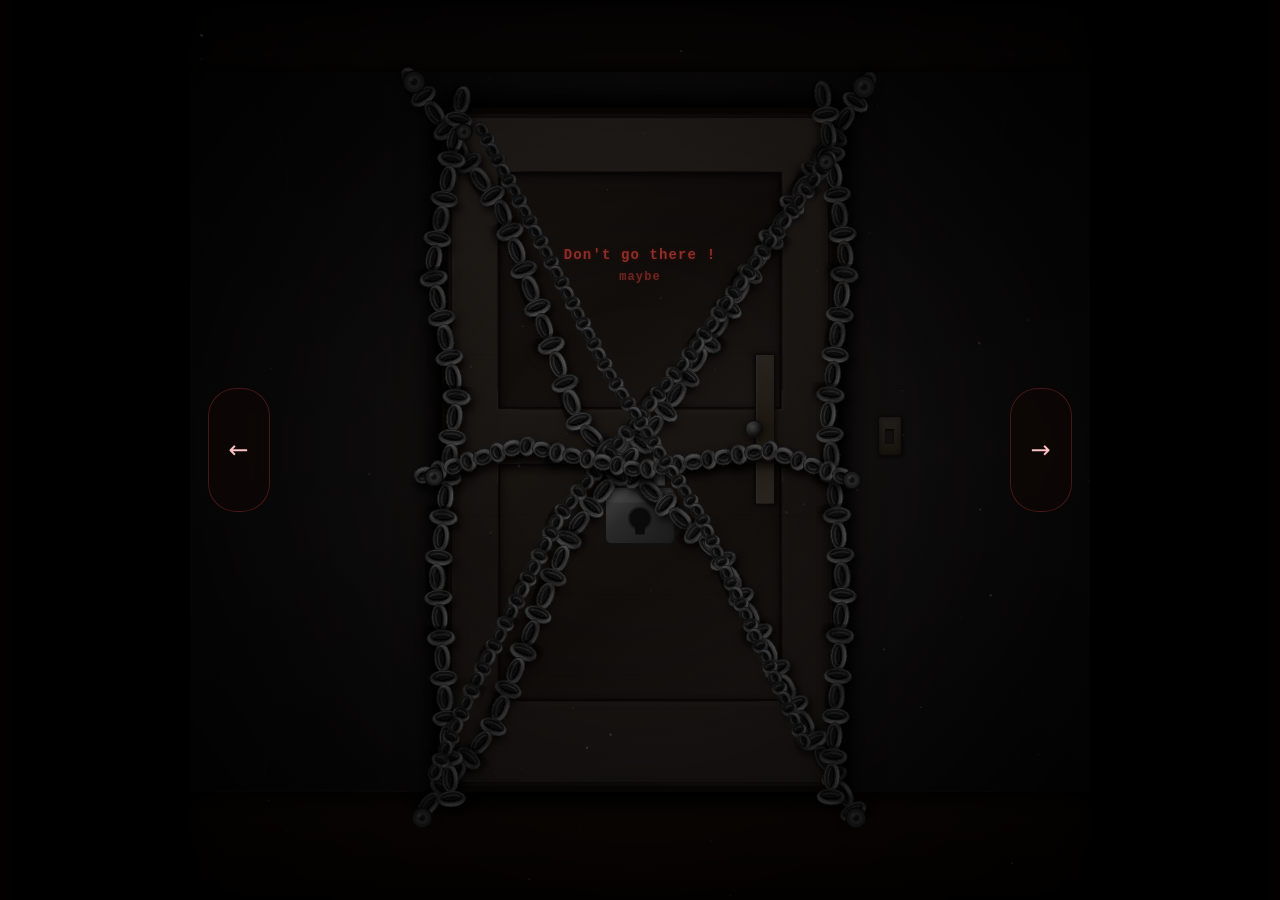
<file: html/chained_door.html>
<!DOCTYPE html>
<html lang="en">
<head>
<meta charset="UTF-8">
<meta name="viewport" content="width=device-width, initial-scale=1.0">
<title>Silent Hill</title>
<link rel="preconnect" href="https://fonts.googleapis.com">
<link rel="preconnect" href="https://fonts.gstatic.com" crossorigin>
<link href="https://fonts.googleapis.com/css2?family=Oswald:wght@500;600&display=swap" rel="stylesheet">
<link rel="icon" type="image/png" href="/content/img/favicon.png">
<style>
*,*::before,*::after{box-sizing:border-box;margin:0;padding:0}

body{
  background:#020100;
  min-height:100vh;
  display:flex;
  align-items:center;
  justify-content:center;
  overflow:hidden;
}

.scene{
  position:relative;
  width:min(900px,100vmin);
  height:min(900px,100vmin);
  background:#0c0804;
  overflow:hidden;
  box-shadow:0 0 120px rgba(0,0,0,1);
}

/* ══════════════════════════════════════
   WALL
══════════════════════════════════════ */
.wall{
  position:absolute;inset:0;z-index:1;
  background:
    radial-gradient(ellipse 70% 80% at 50% 50%, #1a1614 0%, #121010 45%, #0a0808 100%);
}
.wall::before{
  content:'';position:absolute;inset:0;
  background:
    linear-gradient(92deg,transparent 22%,rgba(0,0,0,.04) 22.3%,transparent 22.6%),
    linear-gradient(187deg,transparent 38%,rgba(0,0,0,.04) 38.4%,transparent 38.8%),
    linear-gradient(84deg,transparent 55%,rgba(0,0,0,.03) 55.3%,transparent 55.7%),
    linear-gradient(176deg,transparent 70%,rgba(0,0,0,.04) 70.4%,transparent 70.8%),
    linear-gradient(93deg,transparent 82%,rgba(0,0,0,.03) 82.4%,transparent 82.8%);
}
.wall::after{
  content:'';position:absolute;inset:0;
  background:
    radial-gradient(circle at 10% 10%, rgba(0,0,0,.35) 0%, transparent 40%),
    radial-gradient(circle at 90% 10%, rgba(0,0,0,.30) 0%, transparent 35%),
    radial-gradient(circle at 10% 90%, rgba(0,0,0,.35) 0%, transparent 40%),
    radial-gradient(circle at 90% 90%, rgba(0,0,0,.30) 0%, transparent 35%);
}

/* Plaster cracks overlay */
.wall-cracks{
  position:absolute;inset:0;z-index:2;pointer-events:none;
  opacity:0.18;
}

/* ══════════════════════════════════════
   FLOOR
══════════════════════════════════════ */
.floor{
  position:absolute;bottom:0;left:0;right:0;height:12%;z-index:5;
  background:linear-gradient(180deg,#100a06 0%,#080402 100%);
  box-shadow:inset 0 6px 22px rgba(0,0,0,.95);
}

/* ══════════════════════════════════════
   CEILING
══════════════════════════════════════ */
.ceiling{
  position:absolute;top:0;left:0;right:0;height:8%;z-index:5;
  background:linear-gradient(180deg,#070404 0%,#0e0a08 100%);
  box-shadow:inset 0 -4px 16px rgba(0,0,0,.8);
}

/* ══════════════════════════════════════
   DOOR FRAME
══════════════════════════════════════ */
.door-frame{
  position:absolute;
  left:50%; top:50%;
  transform:translate(-50%,-50%);
  width:44%;height:76%;
  z-index:10;
}

.frame-outer{
  position:absolute;inset:0;
  background:linear-gradient(135deg,#1a1210 0%,#0e0a08 50%,#141010 100%);
  border:6px solid #0a0806;
  box-shadow:
    -8px 0 28px rgba(0,0,0,.85),
    8px 0 28px rgba(0,0,0,.85),
    0 -6px 24px rgba(0,0,0,.8),
    inset 0 0 18px rgba(0,0,0,.6);
}
.frame-outer::before{
  content:'';position:absolute;inset:0;
  border:3px solid rgba(255,255,255,.015);
}
/* Frame bevel inner highlight */
.frame-outer::after{
  content:'';position:absolute;
  inset:6px;
  border:2px solid rgba(60,40,30,.4);
  box-shadow:inset 0 0 24px rgba(0,0,0,.5);
}

/* ══════════════════════════════════════
   DOOR
══════════════════════════════════════ */
.door{
  position:absolute;
  inset:10px;
  background:linear-gradient(170deg,#2a2420 0%,#1e1a16 30%,#161210 60%,#1c1816 100%);
  box-shadow:
    inset 2px 0 8px rgba(255,255,255,.03),
    inset -2px 0 8px rgba(0,0,0,.4),
    inset 0 2px 8px rgba(255,255,255,.025);
  z-index:12;
  overflow:visible;
}
.door.clickable { cursor: pointer; }
.door.unlocked {
  box-shadow:
    inset 0 0 100px rgba(255,160,120,.12),
    inset 0 2px 12px rgba(255,255,255,.05),
    0 0 28px rgba(255,140,90,.08);
}

/* Door panel recesses */
.door::before{
  content:'';position:absolute;
  left:12%;right:12%;top:8%;
  height:36%;
  border:3px solid #0e0a08;
  box-shadow:
    inset 0 2px 10px rgba(0,0,0,.65),
    2px 2px 6px rgba(255,255,255,.02);
  background:linear-gradient(145deg,#181410,#120e0c,#1a1614);
}
.door::after{
  content:'';position:absolute;
  left:12%;right:12%;top:52%;
  height:36%;
  border:3px solid #0e0a08;
  box-shadow:
    inset 0 2px 10px rgba(0,0,0,.65),
    2px 2px 6px rgba(255,255,255,.02);
  background:linear-gradient(145deg,#181410,#120e0c,#1a1614);
}

/* Panel corner ornaments */
.door-panel-top{
  position:absolute;left:12%;right:12%;top:8%;height:36%;
  z-index:13;pointer-events:none;
}
.door-panel-bot{
  position:absolute;left:12%;right:12%;top:52%;height:36%;
  z-index:13;pointer-events:none;
}

/* ══════════════════════════════════════
   DOOR KNOB / LOCK
══════════════════════════════════════ */
.lock-plate{
  position:absolute;
  right:16%;top:47%;
  transform:translateY(-50%);
  width:5%;
  height:22%;
  background:linear-gradient(180deg,#2a2420,#1c1810,#2a2420);
  border:1px solid #0a0808;
  box-shadow:
    inset 1px 0 3px rgba(255,255,255,.04),
    1px 0 6px rgba(0,0,0,.6),
    -1px 0 3px rgba(0,0,0,.4);
  z-index:20;
  border-radius:2px;
}

.knob{
  position:absolute;
  right:calc(16% + 3%);top:47%;
  transform:translateY(-50%);
  width:4.5%;aspect-ratio:1;
  border-radius:50%;
  background:radial-gradient(circle at 38% 35%,#404040,#1a1a1a,#0e0e0e);
  box-shadow:
    0 2px 10px rgba(0,0,0,.8),
    inset 1px 1px 3px rgba(255,255,255,.08),
    inset -1px -1px 3px rgba(0,0,0,.7);
  z-index:20;
  border:1px solid #0a0a0a;
}

/* ══════════════════════════════════════
   GRAFFITI TEXT
══════════════════════════════════════ */
.graffiti{
  position:absolute;
  left:50%;top:20%;
  transform:translateX(-50%);
  z-index:25;
  text-align:center;
  font-family:'Courier New',monospace;
  font-size:min(1.8vmin,14px);
  font-weight:bold;
  color:rgba(180,60,50,.85);
  text-shadow:0 0 4px rgba(100,20,15,.6);
  letter-spacing:0.08em;
  line-height:1.5;
  width:60%;
  pointer-events:none;
  filter:blur(0.3px);
}

/* ══════════════════════════════════════
   WALL SWITCH / BUTTON
══════════════════════════════════════ */
.switch-box{
  position:absolute;
  right:calc(27.5% - min(900px,100vmin)*0.00);
  z-index:20;
}

/* ══════════════════════════════════════
   CHAINS – drawn with SVG on a canvas layer
══════════════════════════════════════ */
.chains-layer{
  position:absolute;inset:0;z-index:30;pointer-events:none;
  overflow:visible;
}

/* ══════════════════════════════════════
   VIGNETTE + PARTICLES
══════════════════════════════════════ */
.vignette{
  position:absolute;inset:0;z-index:46;pointer-events:none;
  background:radial-gradient(ellipse at 50% 50%,transparent 22%,rgba(0,0,0,.82) 100%);
}
#particles{
  position:absolute;inset:0;
  width:100%;height:100%;
  z-index:47;pointer-events:none;
}

.page-nav{
  position:absolute;
  top:50%;
  transform:translateY(-50%);
  width:62px;
  height:124px;
  display:flex;
  flex-direction:column;
  align-items:center;
  justify-content:center;
  gap:8px;
  padding:12px 8px;
  background:rgba(16,8,6,.62);
  border:1px solid rgba(255,80,80,.24);
  border-radius:28px;
  color:#ffc2c2;
  text-decoration:none;
  font-family:system-ui, sans-serif;
  font-size:0.76rem;
  letter-spacing:.08em;
  text-transform:uppercase;
  text-align:center;
  backdrop-filter:blur(8px);
  z-index:210;
  transition:transform .22s ease, box-shadow .22s ease, border-color .22s ease;
}

.page-nav:hover{
  transform:translateY(-50%) scale(1.04);
  box-shadow:0 0 30px rgba(255,80,80,.28);
  border-color:rgba(255,120,120,.5);
}

.page-nav-left{
  left:18px;
}

.page-nav-right{
  right:18px;
}

.page-nav-icon{
  font-size:1.5rem;
  line-height:1;
}

/* Ambient glow behind door */
.door-glow{
  position:absolute;
  left:50%;top:50%;
  transform:translate(-50%,-52%);
  width:52%;height:82%;
  z-index:3;pointer-events:none;
  background:radial-gradient(ellipse at 50% 50%,rgba(30,20,10,.0) 0%,transparent 100%);
  filter:blur(8px);
}

/* Crack lines on wall SVG */
.wall-svg{
  position:absolute;inset:0;z-index:2;pointer-events:none;
  width:100%;height:100%;
}

/* Dust motes */
@keyframes float1{ 0%{transform:translate(0,0) rotate(0deg)} 50%{transform:translate(3px,-8px) rotate(8deg)} 100%{transform:translate(0,0) rotate(0deg)} }
@keyframes float2{ 0%{transform:translate(0,0) rotate(0deg)} 50%{transform:translate(-4px,-6px) rotate(-6deg)} 100%{transform:translate(0,0) rotate(0deg)} }
@keyframes float3{ 0%{transform:translate(0,0) rotate(0deg)} 50%{transform:translate(2px,-10px) rotate(4deg)} 100%{transform:translate(0,0) rotate(0deg)} }

/* Chain shimmer */
@keyframes chainShimmer{
  0%,100%{opacity:1}
  48%{opacity:.92}
  50%{opacity:.96}
  52%{opacity:.92}
}
</style>
</head>
<body>
<div class="scene" id="scene">

  <!-- WALL -->
  <div class="wall"></div>

  <!-- Wall cracks SVG -->
  <svg class="wall-svg" viewBox="0 0 900 900" xmlns="http://www.w3.org/2000/svg">
    <!-- Plaster cracks -->
    <g stroke="#3a2e28" stroke-linecap="round" fill="none" opacity=".13">
      <path d="M80 120 Q96 135 88 158 Q102 172 95 190" stroke-width="1.2"/>
      <path d="M88 158 Q75 165 72 180" stroke-width=".7"/>
      <path d="M820 80 Q808 100 815 125 Q805 140 812 165" stroke-width="1"/>
      <path d="M815 125 Q826 132 830 148" stroke-width=".6"/>
      <path d="M60 700 Q75 718 68 738 Q80 752 74 775" stroke-width="1.1"/>
      <path d="M840 680 Q825 700 832 722 Q820 740 828 762" stroke-width=".9"/>
      <path d="M68 738 Q58 745 55 760" stroke-width=".5"/>
      <path d="M150 820 Q165 808 172 820 Q185 814 190 828" stroke-width=".8"/>
      <path d="M740 840 Q755 828 762 840 Q775 834 780 848" stroke-width=".8"/>
      <!-- horizontal stress lines -->
      <path d="M40 340 Q80 336 95 345 Q120 341 140 348" stroke-width=".6" opacity=".6"/>
      <path d="M760 280 Q800 275 818 284 Q845 279 865 286" stroke-width=".6" opacity=".6"/>
    </g>

    <!-- Subtle wall texture stipple -->
    <g fill="#2a2220" opacity=".07">
      <circle cx="120" cy="200" r="1.5"/><circle cx="240" cy="150" r="1"/><circle cx="80" cy="400" r="1.2"/>
      <circle cx="820" cy="220" r="1.5"/><circle cx="760" cy="380" r="1"/><circle cx="840" cy="500" r="1.2"/>
      <circle cx="180" cy="680" r="1"/><circle cx="780" cy="640" r="1.5"/><circle cx="100" cy="580" r="1"/>
    </g>

    <!-- Floor-wall seam crack -->
    <path d="M0 792 Q150 788 250 793 Q350 789 450 792 Q550 790 650 794 Q750 790 850 793 Q900 791 900 792"
          stroke="#1a1412" stroke-width="1.5" fill="none" opacity=".4"/>
    <!-- Ceiling-wall seam -->
    <path d="M0 72 Q200 68 350 73 Q500 69 650 72 Q800 68 900 72"
          stroke="#1a1412" stroke-width="1" fill="none" opacity=".3"/>
  </svg>

  <!-- Door ambient glow -->
  <div class="door-glow"></div>

  <!-- FLOOR -->
  <div class="floor"></div>

  <!-- CEILING -->
  <div class="ceiling"></div>

  <!-- ══ DOOR FRAME + DOOR ══ -->
  <div class="door-frame" id="doorFrame">
    <div class="frame-outer"></div>
    <div class="door" id="door">
      <!-- Top panel corners detail -->
      <div class="door-panel-top">
        <svg width="100%" height="100%" viewBox="0 0 220 220" xmlns="http://www.w3.org/2000/svg" preserveAspectRatio="none">
          <!-- Corner ornaments -->
          <rect x="0" y="0" width="220" height="220" fill="none" stroke="rgba(255,255,255,.025)" stroke-width="2"/>
          <line x1="0" y1="0" x2="18" y2="0" stroke="rgba(255,255,255,.05)" stroke-width="1.5"/>
          <line x1="0" y1="0" x2="0" y2="18" stroke="rgba(255,255,255,.05)" stroke-width="1.5"/>
          <line x1="220" y1="0" x2="202" y2="0" stroke="rgba(255,255,255,.05)" stroke-width="1.5"/>
          <line x1="220" y1="0" x2="220" y2="18" stroke="rgba(255,255,255,.05)" stroke-width="1.5"/>
          <line x1="0" y1="220" x2="18" y2="220" stroke="rgba(255,255,255,.05)" stroke-width="1.5"/>
          <line x1="0" y1="220" x2="0" y2="202" stroke="rgba(255,255,255,.05)" stroke-width="1.5"/>
          <line x1="220" y1="220" x2="202" y2="220" stroke="rgba(255,255,255,.05)" stroke-width="1.5"/>
          <line x1="220" y1="220" x2="220" y2="202" stroke="rgba(255,255,255,.05)" stroke-width="1.5"/>
          <!-- Inset shadow -->
          <rect x="2" y="2" width="216" height="216" fill="none" stroke="rgba(0,0,0,.5)" stroke-width="1"/>
        </svg>
      </div>
      <div class="door-panel-bot">
        <svg width="100%" height="100%" viewBox="0 0 220 220" xmlns="http://www.w3.org/2000/svg" preserveAspectRatio="none">
          <rect x="0" y="0" width="220" height="220" fill="none" stroke="rgba(255,255,255,.025)" stroke-width="2"/>
          <line x1="0" y1="0" x2="18" y2="0" stroke="rgba(255,255,255,.05)" stroke-width="1.5"/>
          <line x1="0" y1="0" x2="0" y2="18" stroke="rgba(255,255,255,.05)" stroke-width="1.5"/>
          <line x1="220" y1="0" x2="202" y2="0" stroke="rgba(255,255,255,.05)" stroke-width="1.5"/>
          <line x1="220" y1="0" x2="220" y2="18" stroke="rgba(255,255,255,.05)" stroke-width="1.5"/>
          <line x1="0" y1="220" x2="18" y2="220" stroke="rgba(255,255,255,.05)" stroke-width="1.5"/>
          <line x1="0" y1="220" x2="0" y2="202" stroke="rgba(255,255,255,.05)" stroke-width="1.5"/>
          <line x1="220" y1="220" x2="202" y2="220" stroke="rgba(255,255,255,.05)" stroke-width="1.5"/>
          <line x1="220" y1="220" x2="220" y2="202" stroke="rgba(255,255,255,.05)" stroke-width="1.5"/>
          <rect x="2" y="2" width="216" height="216" fill="none" stroke="rgba(0,0,0,.5)" stroke-width="1"/>
        </svg>
      </div>

      <!-- Door wood grain texture -->
      <svg style="position:absolute;inset:0;width:100%;height:100%;z-index:13;pointer-events:none;" viewBox="0 0 400 700" xmlns="http://www.w3.org/2000/svg" preserveAspectRatio="none">
        <g stroke="rgba(0,0,0,.06)" stroke-width=".8" fill="none">
          <path d="M0 80 Q200 74 400 80"/>
          <path d="M0 165 Q200 160 400 165"/>
          <path d="M0 250 Q200 246 400 250"/>
          <path d="M0 335 Q200 330 400 335"/>
          <path d="M0 420 Q200 416 400 420"/>
          <path d="M0 505 Q200 500 400 505"/>
          <path d="M0 590 Q200 585 400 590"/>
        </g>
        <!-- subtle vertical grain -->
        <g stroke="rgba(255,255,255,.012)" stroke-width=".5" fill="none">
          <line x1="60" y1="0" x2="58" y2="700"/>
          <line x1="140" y1="0" x2="142" y2="700"/>
          <line x1="220" y1="0" x2="218" y2="700"/>
          <line x1="300" y1="0" x2="302" y2="700"/>
          <line x1="360" y1="0" x2="358" y2="700"/>
        </g>
      </svg>
    </div>

    <!-- LOCK PLATE -->
    <div class="lock-plate"></div>
    <!-- DOOR KNOB -->
    <div class="knob"></div>

    <!-- GRAFFITI TEXT -->
    <div class="graffiti" id="graffiti">Don't go there !<br><span style="font-size:0.85em;opacity:.7">maybe</span></div>

    <!-- WALL SWITCH / PLATE right of door -->
    <div style="position:absolute;left:110%;top:48%;transform:translateY(-50%);z-index:20;width:min(24px,2.8vmin);height:min(40px,4.5vmin);">
      <div style="width:100%;height:100%;background:linear-gradient(180deg,#2a2420,#1c1810);border:1px solid #0c0a08;border-radius:2px;box-shadow:1px 1px 4px rgba(0,0,0,.7),inset 0 0 4px rgba(0,0,0,.5);display:flex;align-items:center;justify-content:center;">
        <div style="width:40%;height:40%;background:#161210;border-radius:1px;box-shadow:inset 0 1px 2px rgba(0,0,0,.8)"></div>
      </div>
    </div>
  </div>

  <!-- ══ CHAINS SVG LAYER ══ -->
  <svg id="chainsSvg" class="chains-layer" viewBox="0 0 900 900" xmlns="http://www.w3.org/2000/svg">
    <defs>
      <!-- Chain link gradient - dark gray metallic -->
      <linearGradient id="lg1" x1="0%" y1="0%" x2="100%" y2="100%">
        <stop offset="0%"  stop-color="#5a5a5a"/>
        <stop offset="28%" stop-color="#3d3d3d"/>
        <stop offset="50%" stop-color="#282828"/>
        <stop offset="72%" stop-color="#363636"/>
        <stop offset="100%" stop-color="#4a4a4a"/>
      </linearGradient>
      <linearGradient id="lg2" x1="100%" y1="0%" x2="0%" y2="100%">
        <stop offset="0%"  stop-color="#525252"/>
        <stop offset="30%" stop-color="#383838"/>
        <stop offset="55%" stop-color="#242424"/>
        <stop offset="80%" stop-color="#333333"/>
        <stop offset="100%" stop-color="#464646"/>
      </linearGradient>
      <linearGradient id="lg3" x1="0%" y1="100%" x2="100%" y2="0%">
        <stop offset="0%"  stop-color="#4e4e4e"/>
        <stop offset="35%" stop-color="#303030"/>
        <stop offset="60%" stop-color="#1e1e1e"/>
        <stop offset="100%" stop-color="#424242"/>
      </linearGradient>
      <linearGradient id="lgH" x1="0%" y1="0%" x2="0%" y2="100%">
        <stop offset="0%"  stop-color="#545454"/>
        <stop offset="25%" stop-color="#3a3a3a"/>
        <stop offset="50%" stop-color="#252525"/>
        <stop offset="75%" stop-color="#323232"/>
        <stop offset="100%" stop-color="#484848"/>
      </linearGradient>
      <linearGradient id="lgV" x1="0%" y1="0%" x2="100%" y2="0%">
        <stop offset="0%"  stop-color="#505050"/>
        <stop offset="25%" stop-color="#363636"/>
        <stop offset="50%" stop-color="#222222"/>
        <stop offset="75%" stop-color="#2e2e2e"/>
        <stop offset="100%" stop-color="#444444"/>
      </linearGradient>
      <!-- Highlight for top edge of links -->
      <linearGradient id="lgHL" x1="0%" y1="0%" x2="0%" y2="100%">
        <stop offset="0%"  stop-color="#686868" stop-opacity=".9"/>
        <stop offset="100%" stop-color="#2a2a2a" stop-opacity="0"/>
      </linearGradient>
      <!-- Rust/age spots filter -->
      <filter id="roughen" x="-5%" y="-5%" width="110%" height="110%">
        <feTurbulence type="fractalNoise" baseFrequency="0.9" numOctaves="4" result="noise" seed="2"/>
        <feColorMatrix type="saturate" values="0" in="noise" result="grayNoise"/>
        <feComposite in="SourceGraphic" in2="grayNoise" operator="arithmetic" k1="0" k2="0.92" k3="0.08" k4="0"/>
      </filter>
      <!-- Shadow for chains -->
      <filter id="chainShadow" x="-20%" y="-20%" width="140%" height="140%">
        <feDropShadow dx="3" dy="4" stdDeviation="4" flood-color="rgba(0,0,0,.8)"/>
      </filter>
      <filter id="chainShadow2" x="-20%" y="-20%" width="140%" height="140%">
        <feDropShadow dx="-3" dy="5" stdDeviation="4" flood-color="rgba(0,0,0,.75)"/>
      </filter>
      <filter id="chainShadow3" x="-20%" y="-20%" width="140%" height="140%">
        <feDropShadow dx="2" dy="6" stdDeviation="5" flood-color="rgba(0,0,0,.85)"/>
      </filter>
      <!-- Lock body gradient -->
      <linearGradient id="lockGrad" x1="0%" y1="0%" x2="100%" y2="100%">
        <stop offset="0%"  stop-color="#4a4a4a"/>
        <stop offset="40%" stop-color="#2a2a2a"/>
        <stop offset="100%" stop-color="#1a1a1a"/>
      </linearGradient>
      <linearGradient id="lockShackle" x1="0%" y1="0%" x2="100%" y2="0%">
        <stop offset="0%"  stop-color="#525252"/>
        <stop offset="50%" stop-color="#2e2e2e"/>
        <stop offset="100%" stop-color="#484848"/>
      </linearGradient>
      <!-- Padlock outer glow filter (soft colored aura) -->
      <filter id="padlockGlow" x="-60%" y="-60%" width="340%" height="340%" primitiveUnits="userSpaceOnUse">
        <!-- blur the alpha to produce soft halo -->
        <feGaussianBlur in="SourceAlpha" stdDeviation="14" result="blur"/>
        <!-- flood with desired color -->
        <feFlood flood-color="#ff4a4a" flood-opacity="0.85" result="flood"/>
        <!-- keep flood only where blur exists -->
        <feComposite in="flood" in2="blur" operator="in" result="glow"/>
        <!-- slightly blur the colored glow for smoothness -->
        <feGaussianBlur in="glow" stdDeviation="6" result="glow2"/>
        <feMerge>
          <feMergeNode in="glow2"/>
          <feMergeNode in="SourceGraphic"/>
        </feMerge>
      </filter>
    </defs>
    <!-- Chain groups will be injected by JS -->
  </svg>

  <!-- ══ VIGNETTE ══ -->
  <div class="vignette"></div>

  <!-- ══ PARTICLES ══ -->
  <canvas id="particles"></canvas>

  <a class="page-nav page-nav-left" href="abandoned_office.html">
    <span class="page-nav-icon">←</span>
  </a>
  <a class="page-nav page-nav-right" href="abandoned_desk.html">
    <span class="page-nav-icon">→</span>
  </a>
</div>

<script>
// ─────────────────────────────────────
//  CHAIN LINK DRAWING UTILITIES
// ─────────────────────────────────────
const svg = document.getElementById('chainsSvg');
const NS = 'http://www.w3.org/2000/svg';

function el(tag, attrs){
  const e = document.createElementNS(NS, tag);
  for(const [k,v] of Object.entries(attrs)) e.setAttribute(k,v);
  return e;
}

// Draw a single oval chain link at (cx,cy), rotated by angleDeg
// lw = link width (short axis), ll = link length (long axis), thickness = bar thickness
function drawLink(parent, cx, cy, angleDeg, ll, lw, thick, gradId, shadowId){
  const g = el('g', {
    transform: `rotate(${angleDeg} ${cx} ${cy})`,
    class: 'door-chain',
    filter: shadowId ? `url(#${shadowId})` : ''
  });

  // outer ellipse (the link body - ring shape)
  // Drawn as two paths: outer rect-ish ellipse minus inner
  // Use two stacked ellipses for the ring effect

  // Outer body
  const outerRx = ll/2;
  const outerRy = lw/2;
  const innerRx = ll/2 - thick;
  const innerRy = lw/2 - thick;

  // Filled ring: clip with inner ellipse
  // Use a path with outer + inner ellipse (even-odd)
  const id = 'clip_' + Math.random().toString(36).slice(2,8);

  const clipPath = el('clipPath', {id});
  // outer rect that covers the link
  const clipRect = el('rect', {
    x: cx - outerRx - 2,
    y: cy - outerRy - 2,
    width: (outerRx + 2) * 2,
    height: (outerRy + 2) * 2
  });
  clipPath.appendChild(clipRect);

  // Main link body (outer ellipse)
  const body = el('ellipse', {
    cx, cy,
    rx: outerRx, ry: outerRy,
    fill: `url(#${gradId})`,
    stroke: '#181818',
    'stroke-width': '0.8'
  });

  // Inner hole (dark)
  const hole = el('ellipse', {
    cx, cy,
    rx: Math.max(1, innerRx), ry: Math.max(1, innerRy),
    fill: '#0c0c0c',
    stroke: '#222',
    'stroke-width': '0.6'
  });

  // Top highlight sliver
  const hl = el('ellipse', {
    cx, cy: cy - outerRy * 0.62,
    rx: outerRx * 0.78, ry: outerRy * 0.22,
    fill: 'url(#lgHL)',
    opacity: '0.45'
  });

  // Inner edge shadow (makes it look 3D)
  const innerShadow = el('ellipse', {
    cx, cy: cy + 1.5,
    rx: Math.max(1, innerRx + 1), ry: Math.max(1, innerRy + 1),
    fill: 'none',
    stroke: 'rgba(0,0,0,.6)',
    'stroke-width': '2.5'
  });

  g.appendChild(body);
  g.appendChild(hole);
  g.appendChild(innerShadow);
  g.appendChild(hl);
  parent.appendChild(g);
}

// Draw a series of chain links along a path defined by control points
// Alternates horizontal/vertical links for interlocked look
function drawChain(parent, points, ll, lw, thick, gradIds, shadowId, spacing){
  // interpolate points along a bezier/polyline
  const totalLen = pathLength(points);
  const step = ll * spacing; // overlap factor
  let dist = 0;
  let linkIdx = 0;
  const positions = [];

  while(dist <= totalLen){
    const t = dist / totalLen;
    const [x, y] = samplePath(points, t);
    const [dx, dy] = pathTangent(points, t);
    const angle = Math.atan2(dy, dx) * 180 / Math.PI;
    positions.push({x, y, angle, i: linkIdx});
    dist += step;
    linkIdx++;
  }

  positions.forEach(({x, y, angle, i}) => {
    // alternate perpendicular links
    const a = (i % 2 === 0) ? angle : angle + 90;
    const gId = gradIds[i % gradIds.length];
    drawLink(parent, x, y, a, ll, lw, thick, gId, i % 3 === 0 ? shadowId : null);
  });
}

function pathLength(pts){
  let l = 0;
  for(let i=0;i<pts.length-1;i++){
    const dx=pts[i+1][0]-pts[i][0], dy=pts[i+1][1]-pts[i][1];
    l+=Math.sqrt(dx*dx+dy*dy);
  }
  return l;
}

function samplePath(pts, t){
  const total = pathLength(pts);
  let target = t * total;
  let acc = 0;
  for(let i=0;i<pts.length-1;i++){
    const dx=pts[i+1][0]-pts[i][0], dy=pts[i+1][1]-pts[i][1];
    const seg=Math.sqrt(dx*dx+dy*dy);
    if(acc+seg>=target){
      const lt=(target-acc)/seg;
      return [pts[i][0]+dx*lt, pts[i][1]+dy*lt];
    }
    acc+=seg;
  }
  return pts[pts.length-1];
}

function pathTangent(pts, t){
  const total = pathLength(pts);
  let target = t * total;
  let acc = 0;
  for(let i=0;i<pts.length-1;i++){
    const dx=pts[i+1][0]-pts[i][0], dy=pts[i+1][1]-pts[i][1];
    const seg=Math.sqrt(dx*dx+dy*dy);
    if(acc+seg>=target){
      return [dx/seg, dy/seg];
    }
    acc+=seg;
  }
  const last=pts.length-1;
  const dx=pts[last][0]-pts[last-1][0], dy=pts[last][1]-pts[last-1][1];
  const m=Math.sqrt(dx*dx+dy*dy);
  return [dx/m, dy/m];
}

// ─────────────────────────────────────
//  DRAW ALL CHAIN GROUPS
// ─────────────────────────────────────
// Scene is 900x900 viewBox
// Door frame center ~450,450 width~396 height~684
// Door frame: left~252, right~648, top~108, bottom~792
// Adjusted to visible door frame area

const doorL = 252, doorR = 648, doorT = 120, doorB = 790;
const doorCX = 450, doorCY = 455;

const grads = ['lg1','lg2','lg3','lgH','lgV'];

// Link size parameters — thick heavy chains, clearly visible
const LL = 28;  // link long axis
const LW = 16;  // link short axis
const TK = 5;   // wall thickness of link
const SP = 0.72; // spacing factor (overlap)

// ── CHAIN 1: diagonal top-left to bottom-right ──
// From top-left corner of door down across to bottom-right
{
  const g = el('g', {filter:'url(#chainShadow)'});
  const pts = [
    [doorL - 30, doorT - 40],
    [doorL + 60, doorT + 90],
    [doorCX - 60, doorCY - 30],
    [doorCX + 80, doorCY + 100],
    [doorR - 40, doorB - 80],
    [doorR + 20, doorB + 30]
  ];
  drawChain(g, pts, LL, LW, TK, ['lg1','lgH','lg2'], 'chainShadow', SP);
  svg.appendChild(g);
}

// ── CHAIN 2: diagonal top-right to bottom-left ──
{
  const g = el('g', {filter:'url(#chainShadow2)'});
  const pts = [
    [doorR + 28, doorT - 35],
    [doorR - 55, doorT + 100],
    [doorCX + 30, doorCY - 50],
    [doorCX - 70, doorCY + 80],
    [doorL + 50, doorB - 60],
    [doorL - 22, doorB + 25]
  ];
  drawChain(g, pts, LL, LW, TK, ['lg2','lgV','lg3'], 'chainShadow2', SP);
  svg.appendChild(g);
}

// ── CHAIN 3: near-vertical left side ──
{
  const g = el('g', {filter:'url(#chainShadow3)'});
  const pts = [
    [doorL + 20, doorT - 20],
    [doorL - 10, doorT + 150],
    [doorL + 15, doorCY - 60],
    [doorL - 5,  doorCY + 120],
    [doorL + 10, doorB + 15]
  ];
  drawChain(g, pts, LL, LW, TK, ['lgV','lg1','lgH'], 'chainShadow3', SP);
  svg.appendChild(g);
}

// ── CHAIN 4: near-vertical right side ──
{
  const g = el('g', {filter:'url(#chainShadow)'});
  const pts = [
    [doorR - 15, doorT - 25],
    [doorR + 8,  doorT + 140],
    [doorR - 10, doorCY - 40],
    [doorR + 5,  doorCY + 130],
    [doorR - 8,  doorB + 20]
  ];
  drawChain(g, pts, LL, LW, TK, ['lg3','lgH','lg2'], 'chainShadow', SP);
  svg.appendChild(g);
}

// ── CHAIN 5: wide diagonal top-right to bottom-left crossing ──
{
  const g = el('g', {});
  const pts = [
    [doorR - 10, doorT + 40],
    [doorCX + 50, doorCY - 100],
    [doorCX - 80, doorCY + 60],
    [doorL + 30,  doorB - 100],
    [doorL - 10,  doorB - 10]
  ];
  drawChain(g, pts, LW + 2, LW - 2, TK - 1, ['lg1','lg3','lgV'], 'chainShadow2', SP - 0.02);
  svg.appendChild(g);
}

// ── CHAIN 6: short horizontal brace across middle ──
{
  const g = el('g', {filter:'url(#chainShadow3)'});
  const pts = [
    [doorL - 18, doorCY + 20],
    [doorL + 80, doorCY - 10],
    [doorCX,     doorCY + 15],
    [doorR - 70, doorCY - 5],
    [doorR + 16, doorCY + 25]
  ];
  drawChain(g, pts, LW + 4, LW, TK, ['lgH','lg2','lg1'], 'chainShadow', SP + 0.05);
  svg.appendChild(g);
}

// ── CHAIN 7: extra diagonal reinforcement ──
{
  const g = el('g', {}); 
  const pts = [
    [doorL + 40,  doorT + 10],
    [doorCX - 30, doorCY - 80],
    [doorCX + 60, doorCY + 60],
    [doorR - 30,  doorB - 40]
  ];
  drawChain(g, pts, LW, LW - 3, TK - 1, ['lg3','lg1','lgV'], null, SP);
  svg.appendChild(g);
}

// ─────────────────────────────────────
//  PADLOCKS
// ─────────────────────────────────────
function drawPadlock(parent, cx, cy, scale, name){
  const s = scale || 1;
  const gid = name ? `padlock-${name}` : `padlock-${Math.random().toString(36).slice(2,8)}`;
  const g = el('g', {id: gid, transform:`translate(${cx},${cy}) scale(${s})`});

  // Lock body
  const body = el('rect', {
    x:-22, y:-8, width:44, height:36, rx:4,
    fill:'url(#lockGrad)',
    stroke:'#111',
    'stroke-width':'1.5'
  });
  // Shackle (U-bar)
  const shackle = el('path', {
    d:'M-12 -8 L-12 -26 Q-12 -38 0 -38 Q12 -38 12 -26 L12 -8',
    fill:'none',
    stroke:'url(#lockShackle)',
    'stroke-width':'7',
    'stroke-linecap':'round'
  });
  const shackleHL = el('path', {
    d:'M-12 -8 L-12 -26 Q-12 -38 0 -38 Q12 -38 12 -26 L12 -8',
    fill:'none',
    stroke:'rgba(100,100,100,.5)',
    'stroke-width':'3',
    'stroke-linecap':'round'
  });
  // Keyhole
  const hole = el('circle', {cx:0, cy:12, r:7, fill:'#0a0a0a', stroke:'#1a1a1a', 'stroke-width':'1'});
  const slot = el('rect', {x:-3, y:12, width:6, height:10, rx:1, fill:'#0a0a0a'});
  // Body highlight
  const bodyHL = el('rect', {
    x:-20, y:-6, width:40, height:8, rx:2,
    fill:'rgba(100,100,100,.18)'
  });
  // Highlight elements (initially hidden)
  const hlBack = el('ellipse', {
    cx:0, cy:8, rx:28, ry:22,
    fill:'rgba(255,64,64,0.06)',
    opacity: '0', 'pointer-events': 'none'
  });
  const hlRing = el('ellipse', {
    cx:0, cy:8, rx:22, ry:18,
    fill:'none', stroke:'rgba(255,80,80,0.42)', 'stroke-width':'2', opacity:'0', 'pointer-events':'none'
  });
  // Outer glow (initially hidden) - will use SVG filter for soft edge glow
  const outerGlow = el('ellipse', {
    cx:0, cy:8, rx:40, ry:32,
    fill:'#ffffff',
    opacity:'0'
  });
  outerGlow.setAttribute('filter','url(#padlockGlow)');

  // Append elements (no shadow)
  g.appendChild(outerGlow);
  g.appendChild(hlBack);
  g.appendChild(hlRing);
  g.appendChild(shackle);
  g.appendChild(shackleHL);
  g.appendChild(body);
  g.appendChild(bodyHL);
  g.appendChild(hole);
  g.appendChild(slot);

  // Insert padlock before the first chain group so it's one layer lower.
  const firstChain = parent.querySelector('g[filter]');
  if (firstChain) parent.insertBefore(g, firstChain);
  else parent.appendChild(g);

  // Create a larger invisible overlay area that captures hover events reliably
  const overlayW = 120, overlayH = 110;
  const overlay = el('rect', {
    x: cx - overlayW/2,
    y: cy - overlayH/2,
    width: overlayW,
    height: overlayH,
    fill: 'rgba(0,0,0,0)',
    stroke: 'none'
  });
  // Make overlay receive pointer events and show pointer cursor
  overlay.style.pointerEvents = 'all';
  overlay.style.cursor = 'pointer';
  overlay.setAttribute('class', 'padlock-overlay');

  // Append overlay after chains so it's on top for interaction but transparent visually
  parent.appendChild(overlay);

  // Hover interactions wired to overlay: bring padlock to top, show highlight, scale
  const baseTransform = `translate(${cx},${cy}) scale(${s})`;
  const hoverTransform = `translate(${cx},${cy}) scale(${(s * 1.06).toFixed(4)})`;

  // ensure transform origin
  try { g.style.transformBox = 'fill-box'; g.style.transformOrigin = 'center'; } catch (e) {}

  let hoverAnim = null;
  overlay.addEventListener('mouseenter', () => {
    try { parent.appendChild(g); } catch (e) {}
    if (hoverAnim) hoverAnim.cancel();
    hoverAnim = g.animate([
      { transform: baseTransform },
      { transform: hoverTransform }
    ], { duration: 220, fill: 'forwards', easing: 'cubic-bezier(.2,.8,.2,1)' });
    outerGlow.animate([{opacity:0},{opacity:0.9}], {duration:260, fill:'forwards', easing:'cubic-bezier(.2,.8,.2,1)'});
    hlBack.animate([{opacity:0},{opacity:0.22}], {duration:220, fill:'forwards'});
    hlRing.animate([{opacity:0},{opacity:1}], {duration:220, fill:'forwards'});
  });

  overlay.addEventListener('mouseleave', () => {
    if (hoverAnim) hoverAnim.cancel();
    g.animate([
      { transform: hoverTransform },
      { transform: baseTransform }
    ], { duration: 180, fill: 'forwards', easing: 'cubic-bezier(.2,.8,.2,1)' });
    outerGlow.animate([{opacity:0.9},{opacity:0}], {duration:200, fill:'forwards', easing:'cubic-bezier(.2,.8,.2,1)'});
    hlBack.animate([{opacity:0.22},{opacity:0}], {duration:180, fill:'forwards'});
    hlRing.animate([{opacity:1},{opacity:0}], {duration:180, fill:'forwards'});
    // Return padlock to original layer (before firstChain)
    if (firstChain && firstChain.parentNode === parent) parent.insertBefore(g, firstChain);
    else try { parent.appendChild(g); } catch (e) {}
  });

  overlay.addEventListener('click', () => {
    if (doorUnlocked) {
      return;
    }

    const keyCount = parseInt(localStorage.getItem('typewriter-inventory') || '0', 10);
    if (keyCount > 0) {
      unlockDoor();
    } else {
      alert('First, you need to find the key in the office to unlock the padlock.');
    }
  });
}

// Central padlock on door
  drawPadlock(svg, 450, 500, 1.6, 'central');
// Only keep the central padlock

const doorEl = document.getElementById('door');
let doorUnlocked = localStorage.getItem('door-unlocked') === '1';

function applyUnlockedDoorState() {
  if (doorEl) {
    doorEl.classList.add('unlocked', 'clickable');
  }

  const chains = svg.querySelectorAll('g.door-chain');
  chains.forEach((chain, index) => {
    chain.style.transition = 'opacity .45s ease, transform .45s ease';
    chain.style.opacity = '0';
    chain.style.transform = 'translateY(22px)';
    setTimeout(() => {
      if (chain.parentNode) chain.parentNode.removeChild(chain);
    }, 480 + index * 20);
  });

  const padlock = svg.querySelector('#padlock-central');
  if (padlock) {
    padlock.style.transition = 'opacity .3s ease';
    padlock.style.opacity = '0';
  }
  const overlay = svg.querySelector('.padlock-overlay');
  if (overlay) {
    overlay.style.display = 'none';
  }
}

function unlockDoor() {
  if (doorUnlocked) return;
  doorUnlocked = true;
  localStorage.setItem('door-unlocked', '1');
  applyUnlockedDoorState();
}

if (doorEl) {
  doorEl.addEventListener('click', () => {
    if (doorUnlocked) {
      window.location.href = '../index.html';
    } else {
      alert('First, you need to find the key in the office to unlock the padlock.');
    }
  });
}

if (doorUnlocked) {
  applyUnlockedDoorState();
}

// ─────────────────────────────────────
//  WALL ANCHOR BOLTS (where chains attach to wall)
// ─────────────────────────────────────
function drawBolt(parent, cx, cy, r){
  r = r || 9;
  const g = el('g', {});
  const outer = el('circle', {cx, cy, r, fill:'#1e1e1e', stroke:'#0a0a0a', 'stroke-width':'1.5'});
  const mid   = el('circle', {cx, cy, r:r*0.65, fill:'#2a2a2a'});
  const inner = el('circle', {cx, cy, r:r*0.3, fill:'#111'});
  const hl    = el('circle', {cx:cx-r*0.25, cy:cy-r*0.25, r:r*0.2, fill:'rgba(80,80,80,.4)'});
  g.appendChild(outer); g.appendChild(mid); g.appendChild(inner); g.appendChild(hl);
  parent.appendChild(g);
}

// Bolts at chain attachment points
drawBolt(svg, doorL - 28, doorT - 38, 11);
drawBolt(svg, doorR + 26, doorT - 33, 11);
drawBolt(svg, doorL - 20, doorB + 28, 10);
drawBolt(svg, doorR + 18, doorB + 28, 10);
drawBolt(svg, doorL - 8,  doorCY + 22, 9);
drawBolt(svg, doorR + 14, doorCY + 25, 9);
drawBolt(svg, doorL + 22, doorT + 12, 8);
drawBolt(svg, doorR - 12, doorT + 42, 8);

// ─────────────────────────────────────
//  DUST PARTICLE SYSTEM
// ─────────────────────────────────────
const canvas = document.getElementById('particles');
const ctx    = canvas.getContext('2d');
const scene  = document.getElementById('scene');

let W, H;
function resize(){
  W = canvas.width  = scene.offsetWidth;
  H = canvas.height = scene.offsetHeight;
}
resize();
new ResizeObserver(resize).observe(scene);

const pts = Array.from({length:70}, (_, i) => ({
  x: Math.random() * W,
  y: Math.random() * H,
  vx: (Math.random() - .5) * .15,
  vy: -(Math.random() * .18 + .04),
  r: Math.random() * 1.2 + .2,
  a: Math.random() * .18 + .03,
  ph: Math.random() * Math.PI * 2,
  sp: Math.random() * .003 + .001,
}));

function tick(){
  ctx.clearRect(0, 0, W, H);
  pts.forEach(p => {
    p.x  += p.vx + Math.sin(p.ph) * .08;
    p.y  += p.vy;
    p.ph += p.sp;
    if(p.y < -3){ p.y = H * .95; p.x = Math.random() * W; }
    if(p.x < 0 || p.x > W) p.vx *= -1;
    ctx.beginPath();
    ctx.arc(p.x, p.y, p.r, 0, Math.PI * 2);
    ctx.fillStyle = `rgba(180,160,130,${p.a})`;
    ctx.fill();
  });
  requestAnimationFrame(tick);
}
tick();

// ─────────────────────────────────────
//  GRAFFITI font flicker (subtle)
// ─────────────────────────────────────
const graffiti = document.getElementById('graffiti');
setInterval(() => {
  const opa = (0.75 + Math.random() * 0.2).toFixed(2);
  graffiti.style.opacity = opa;
}, 2800 + Math.random() * 1200);

</script>
</body>
</html>
</file>
